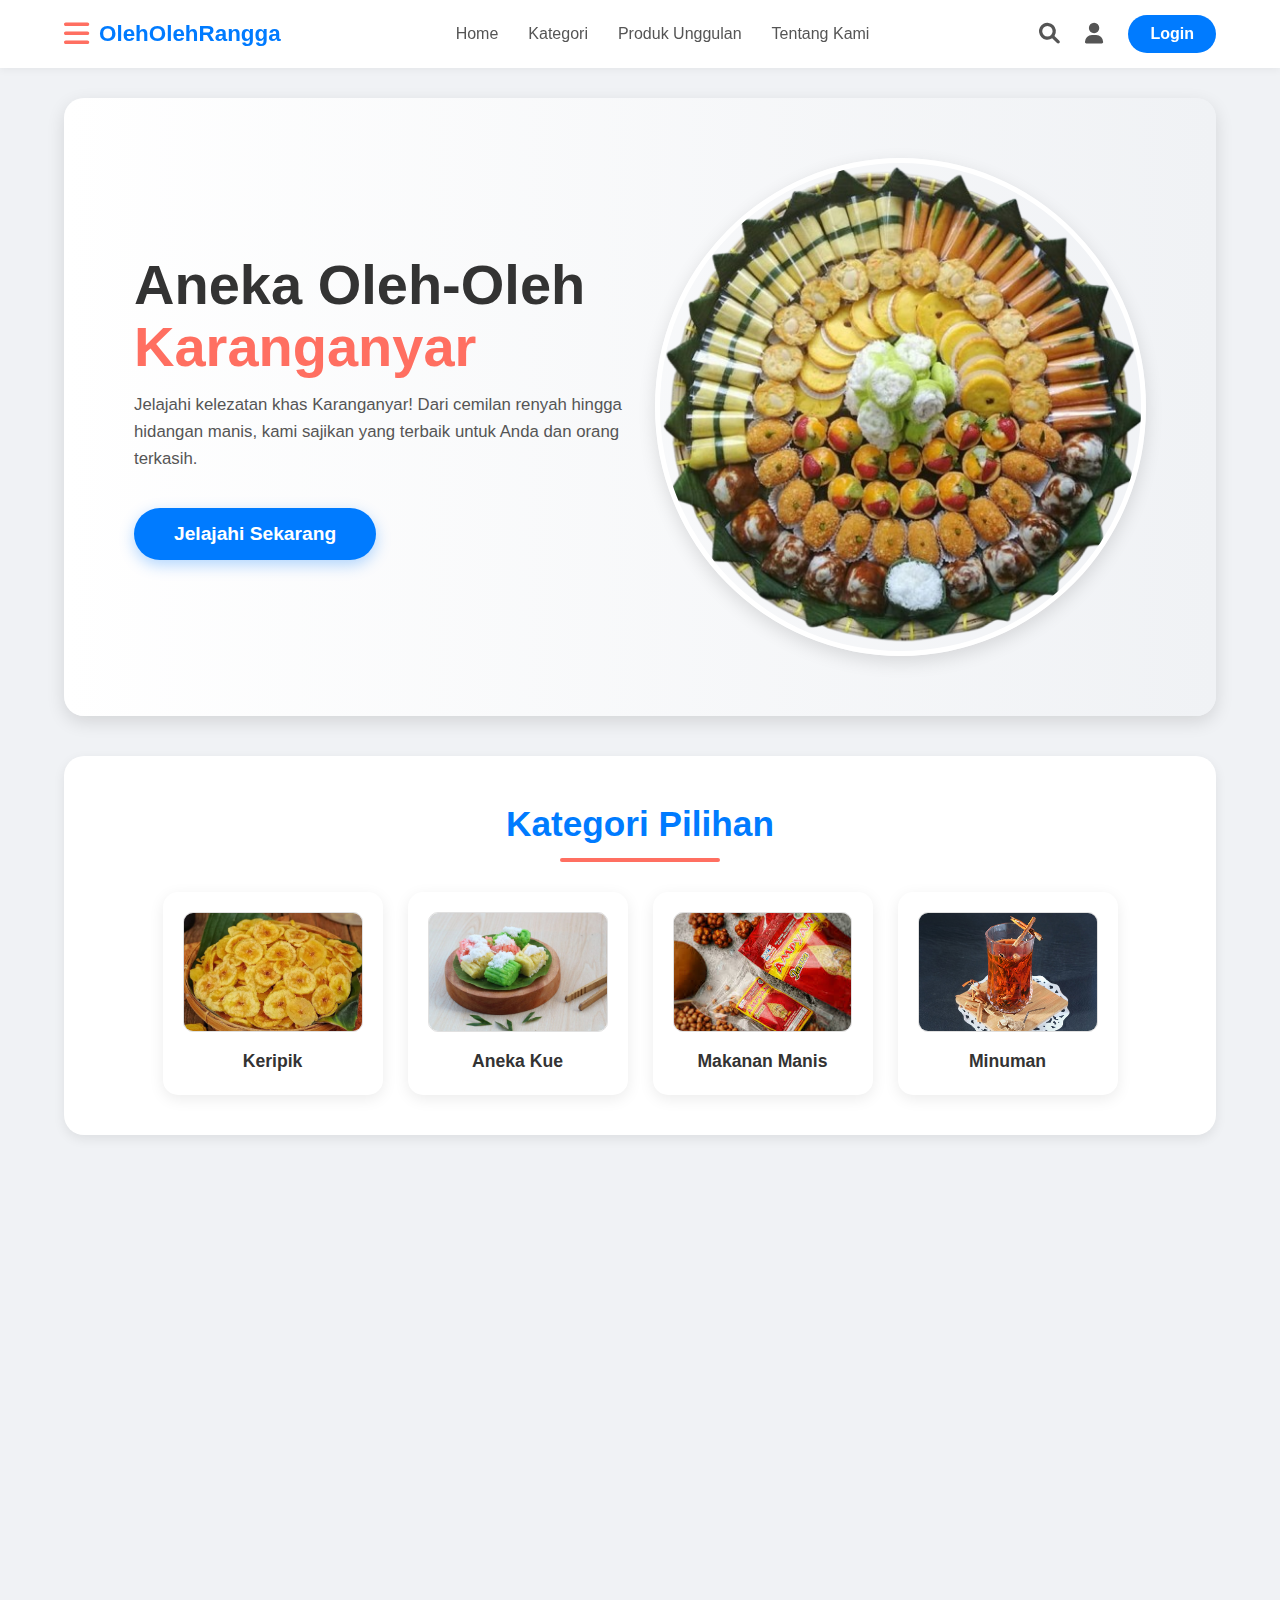
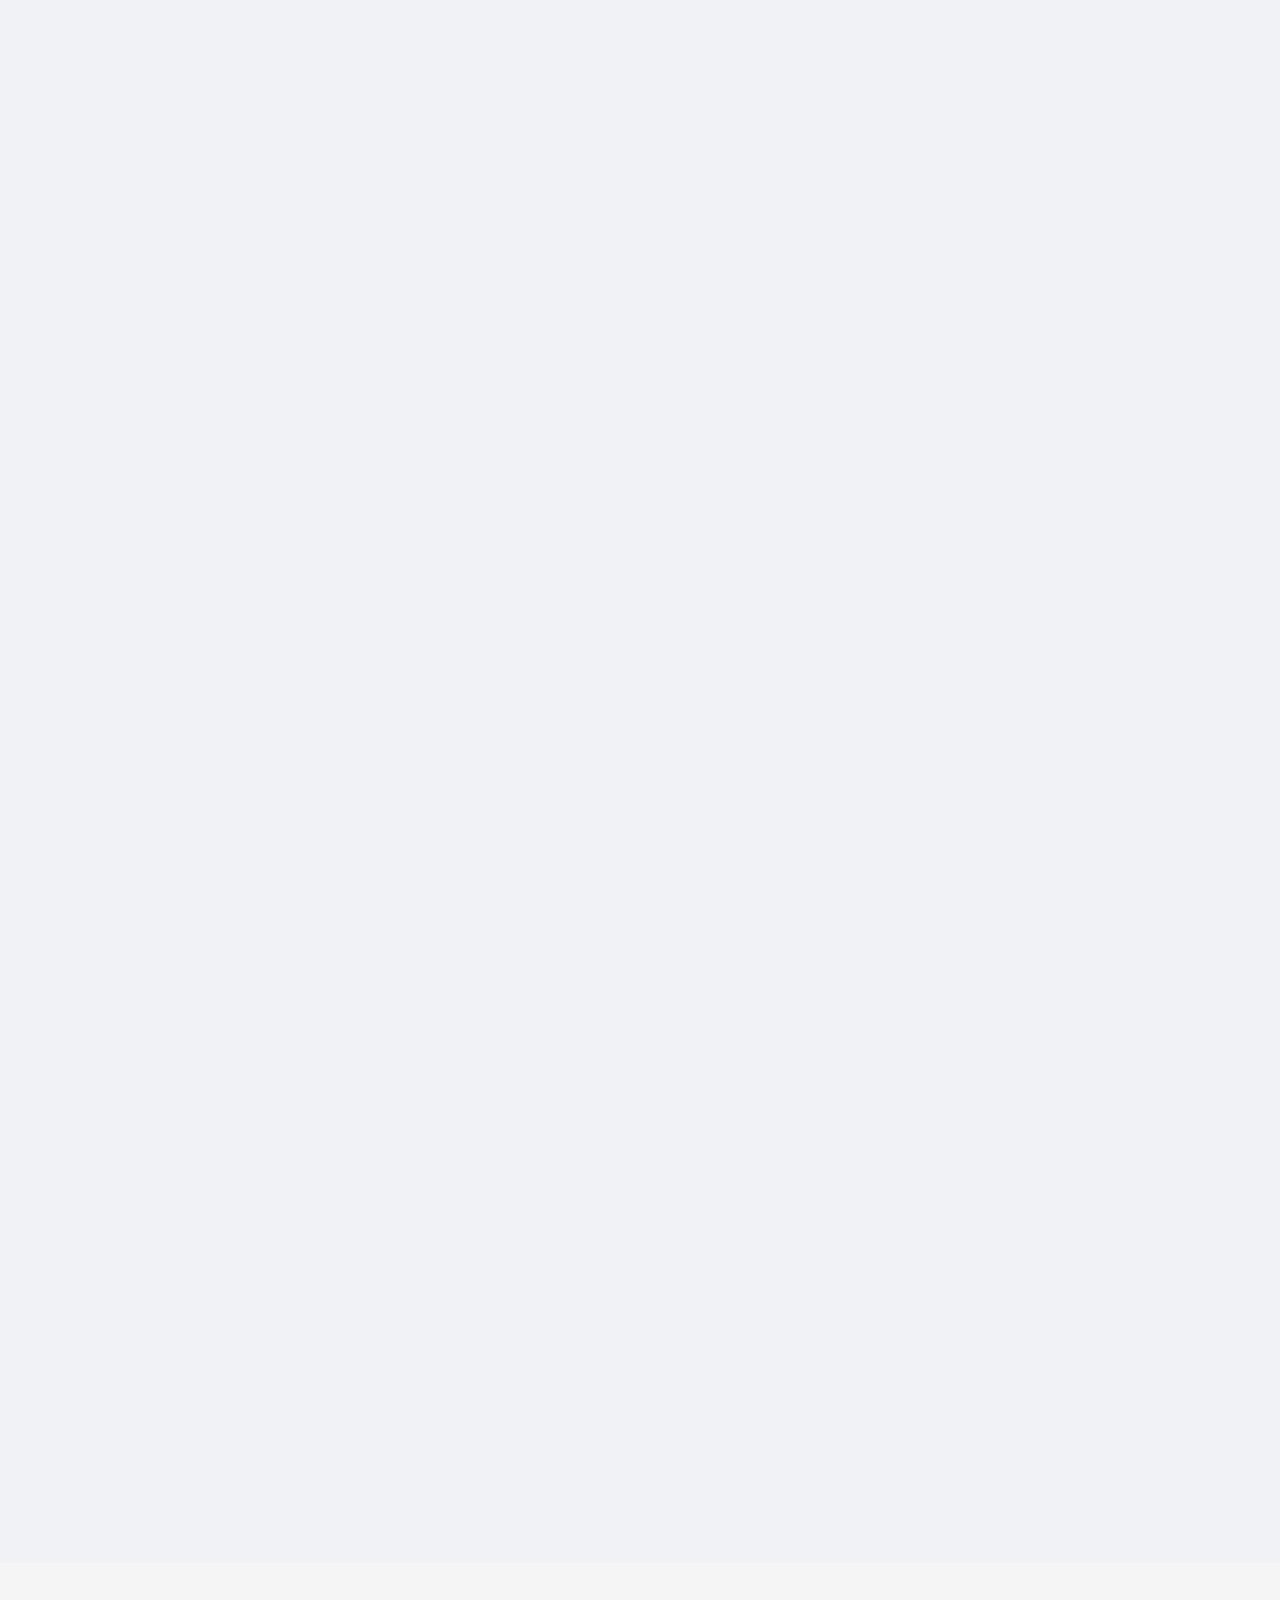
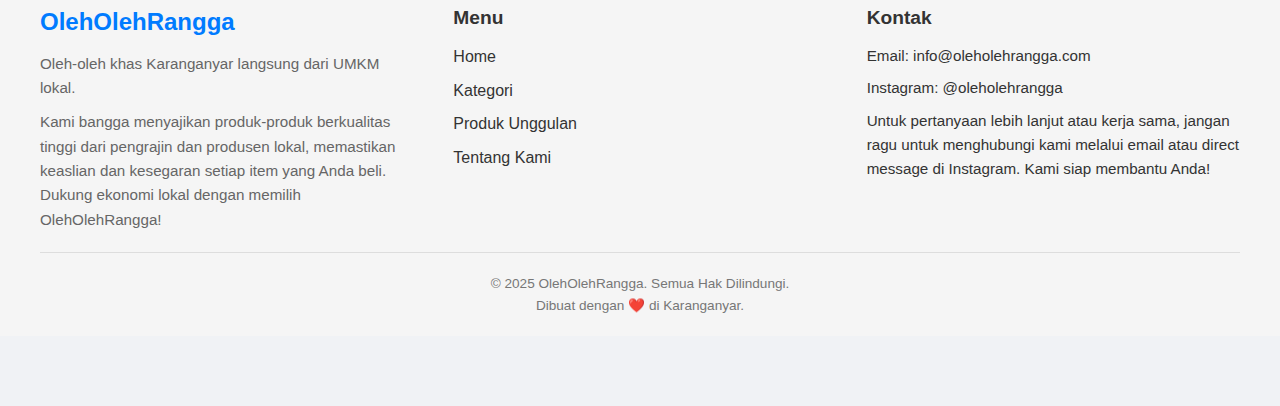
<file: index.html>
<!DOCTYPE html>
<html lang="en">
<head>
    <meta charset="UTF-8">
    <meta name="viewport" content="width=device-width, initial-scale=1.0">
    <title>OlehOlehRangga - Oleh-Oleh Khas Karanganyar</title>
    <link rel="stylesheet" href="style.css">
    <link rel="stylesheet" href="https://cdnjs.cloudflare.com/ajax/libs/font-awesome/6.0.0-beta3/css/all.min.css">
</head>
<body>
    <header class="header">
        <div class="logo">
            <i class="fas fa-bars"></i>
            <span>OlehOlehRangga</span>
        </div>
        <nav class="nav-links">
            <ul>
                <li><a href="#home-section">Home</a></li>
                <li><a href="#category-section">Kategori</a></li>
                <li><a href="#express-shipping-section">Produk Unggulan</a></li> <li><a href="#about-us-section">Tentang Kami</a></li>
            </ul>
        </nav>
        <div class="header-icons">
            <i class="fas fa-search" aria-label="Search"></i>
            <i class="fas fa-user" aria-label="User Profile"></i>
            <a href="login.html" class="login-btn-link">Login</a>
        </div>
    </header>

    <main>
        <section class="hero-section animate-on-scroll" id="home-section">
            <div class="hero-content">
                <h1>Aneka Oleh-Oleh <br><span>Karanganyar</span></h1>
                <p>Jelajahi kelezatan khas Karanganyar! Dari cemilan renyah hingga hidangan manis, kami sajikan yang terbaik untuk Anda dan orang terkasih.</p>
                <button class="beli-btn">Jelajahi Sekarang</button> </div>
            <div class="hero-image">
                <img src="tumpeng_kue_cateringfirdalimjaya-removebg-preview.png" alt="Assorted Indonesian snacks from Karanganyar">
            </div>
        </section>

        <section class="category-section animate-on-scroll" id="category-section">
            <h2>Kategori Pilihan</h2>
            <div class="category-cards">
                <div class="card">
                    <img src="kripikP.webp" alt="Keripik">
                    <h3>Keripik</h3>
                </div>
                <div class="card">
                    <img src="kue.jpg" alt="Aneka Kue">
                    <h3>Aneka Kue</h3>
                </div>
                <div class="card">
                    <img src="ampyang2.jpeg" alt="Makanan Manis">
                    <h3>Makanan Manis</h3>
                </div>
                <div class="card">
                    <img src="wedang.jpg" alt="Minuman">
                    <h3>Minuman</h3>
                </div>
            </div>
        </section>

        <section class="express-shipping-section animate-on-scroll" id="express-shipping-section">
            <div class="express-shipping-header">
                <h2>Produk Unggulan</h2>
                <a href="all_product.html" class="view-all">Lihat Semua Produk <i class="fas fa-arrow-right"></i></a>
            </div>
            <p class="shipping-desc" style="text-align:center; margin-bottom: 24px;">Dapatkan segera, layanan pengiriman di hari yang sama!</p>
            <div class="product-cards">
                <div class="product-card">
                    <a href="product_detail.html" aria-label="View Ubingo product details">
                        <img src="ubingo2.webp" alt="Ubingo, Bolen isi ubi ungu">
                    </a>
                    <h3>Ubingo</h3>
                    <p>Bolen isi ubi ungu yang lezat.</p>
                    <div class="price-info">
                        <span class="lowest-ask">Harga Mulai</span>
                        <span class="price">IDR 15.000</span> <span class="original-price">IDR 19.999</span>
                    </div>
                    <i class="far fa-heart heart-icon" aria-label="Add to wishlist"></i>
                </div>
                
                <div class="product-card">
                    <a href="product_detail.html" aria-label="View Jadah Tempe product details">
                        <img src="jadah2.webp" alt="Jadah Tempe">
                    </a>
                    <h3>Jadah Tempe</h3>
                    <p>Kombinasi klasik jadah dan tempe bacem.</p>
                    <div class="price-info">
                        <span class="lowest-ask">Harga Mulai</span>
                        <span class="price">IDR 13.500</span>
                        <span class="original-price">IDR 17.299</span>
                    </div>
                    <i class="far fa-heart heart-icon" aria-label="Add to wishlist"></i>
                </div>
                
                <div class="product-card">
                    <a href="product_detail.html" aria-label="View Gembiong Durian product details">
                        <img src="gemblong.jpg" alt="Gembiong Durian">
                    </a>
                    <h3>Gembiong Durian</h3>
                    <p>Sensasi manis gembiong dengan isian durian asli.</p>
                    <div class="price-info">
                        <span class="lowest-ask">Harga Mulai</span>
                        <span class="price">IDR 17.300</span>
                        <span class="original-price">IDR 20.890</span> </div>
                    <i class="far fa-heart heart-icon" aria-label="Add to wishlist"></i>
                </div>

                <div class="product-card">
                    <a href="product_detail.html" aria-label="View Jadah Tempe product details">
                        <img src="wedang.jpg" alt="Jadah Tempe">
                    </a>
                    <h3>Wedang Uwuh</h3>
                    <p>Minuman meenyehatkan dari rempah-rempah</p>
                    <div class="price-info">
                        <span class="lowest-ask">Harga Mulai</span>
                        <span class="price">IDR 15.000</span>
                        <span class="original-price">IDR 17.900</span>
                    </div>
                    <i class="far fa-heart heart-icon" aria-label="Add to wishlist"></i>
                </div>
            </div>
        </section>

        <section class="about-us-section animate-on-scroll" id="about-us-section">
            <div class="about-us-image">
                <img src="Balung-Kethek-Super-via-Tokopedia.jpg" alt="About OlehOlehRangga">
            </div>
            <div class="about-us-content">
                <h2>Tentang OlehOlehRangga</h2>
                <p><strong>OlehOlehRangga</strong> adalah destinasi utama Anda untuk menemukan aneka oleh-oleh khas Karanganyar. Kami berdedikasi untuk menyajikan produk-produk terbaik dari para produsen lokal, memastikan setiap sajian membawa cita rasa otentik dan cerita dari daerah kami.</p>
                <p>Dari keripik renyah, kue tradisional, hidangan manis yang menggugah selera, hingga minuman segar khas Karanganyar, kami hadir untuk melengkapi momen spesial Anda. Dengan layanan pengiriman ekspres, kelezatan ini bisa Anda nikmati di hari yang sama.</p>
                <p>Dukungan Anda tidak hanya membantu kami, tetapi juga memberdayakan komunitas produsen lokal. Mari bersama lestarikan kekayaan kuliner Karanganyar bersama OlehOlehRangga!</p>
            </div>
        </section>
    </main>

    <footer class="footer">
        <div class="footer-container">
            <div class="footer-logo">
                <h3>OlehOlehRangga</h3>
                <p>Oleh-oleh khas Karanganyar langsung dari UMKM lokal.</p>
                <p>Kami bangga menyajikan produk-produk berkualitas tinggi dari pengrajin dan produsen lokal, memastikan keaslian dan kesegaran setiap item yang Anda beli. Dukung ekonomi lokal dengan memilih OlehOlehRangga!</p>
            </div>
    
            <div class="footer-links">
                <h4>Menu</h4>
                <ul>
                    <li><a href="#home-section">Home</a></li>
                    <li><a href="#category-section">Kategori</a></li>
                    <li><a href="#express-shipping-section">Produk Unggulan</a></li>
                    <li><a href="#about-us-section">Tentang Kami</a></li>
                </ul>
            </div>
    
            <div class="footer-contact">
                <h4>Kontak</h4>
                <p>Email: info@oleholehrangga.com</p>
                <p>Instagram: @oleholehrangga</p>
                <p>Untuk pertanyaan lebih lanjut atau kerja sama, jangan ragu untuk menghubungi kami melalui email atau direct message di Instagram. Kami siap membantu Anda!</p>
            </div>
        </div>
    
        <div class="footer-bottom">
            <p>&copy; 2025 OlehOlehRangga. Semua Hak Dilindungi.</p>
            <p>Dibuat dengan ❤️ di Karanganyar.</p>
        </div>
    </footer>
    

    <script src="script.js"></script>
</body>
</html>
</file>
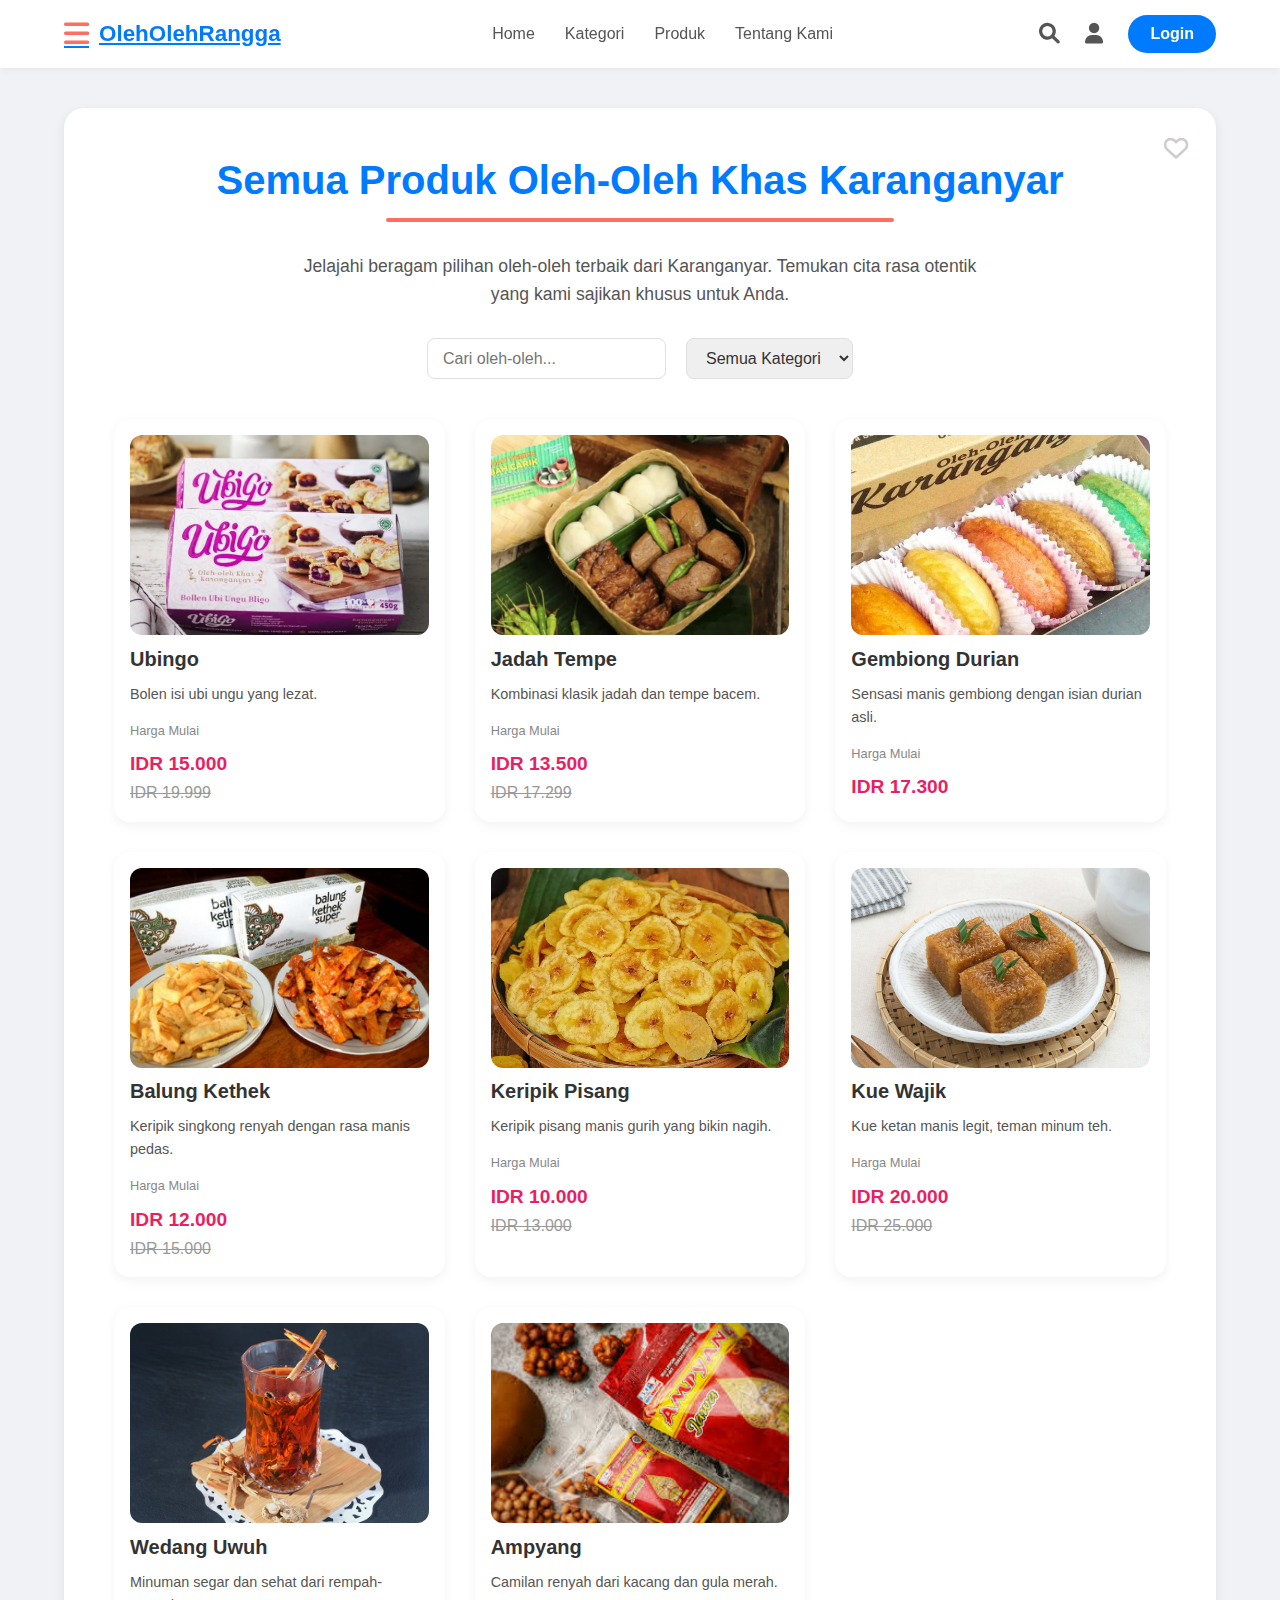
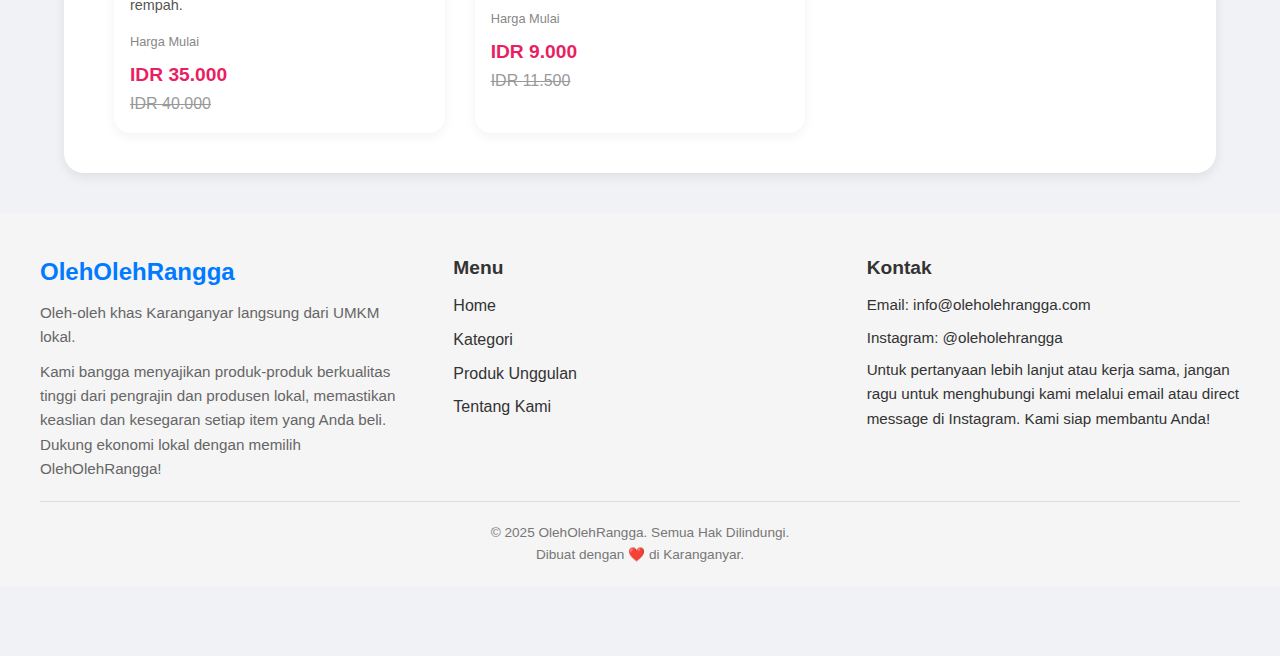
<file: all_product.html>
<!DOCTYPE html>
<html lang="id">
<head>
    <meta charset="UTF-8">
    <meta name="viewport" content="width=device-width, initial-scale=1.0">
    <title>Semua Produk - OlehOlehRangga</title>
    <link rel="stylesheet" href="style.css">
    <link rel="stylesheet" href="https://cdnjs.cloudflare.com/ajax/libs/font-awesome/6.0.0-beta3/css/all.min.css">
</head>
<body>
    <header class="header">
        <a href="index.html" class="logo">
            <i class="fas fa-bars"></i>
            <span>OlehOlehRangga</span>
        </a>
        <nav class="nav-links">
            <ul>
                <li><a href="index.html#home-section">Home</a></li>
                <li><a href="index.html#category-section">Kategori</a></li>
                <li><a href="#all-products-section">Produk</a></li>
                <li><a href="index.html#about-us-section">Tentang Kami</a></li>
            </ul>
        </nav>
        <div class="header-icons">
            <i class="fas fa-search" aria-label="Search"></i>
            <i class="fas fa-user" aria-label="User Profile"></i>
            <a href="login.html" class="login-btn-link">Login</a>
        </div>
    </header>

    <main>
        <section id="all-products-section" class="all-products-section animate-on-scroll">
            <div class="all-products-header">
                <h2>Semua Produk Oleh-Oleh Khas Karanganyar</h2>
                <p>Jelajahi beragam pilihan oleh-oleh terbaik dari Karanganyar. Temukan cita rasa otentik yang kami sajikan khusus untuk Anda.</p>
                <div class="filter-controls">
                    <input type="text" id="searchInput" placeholder="Cari oleh-oleh...">
                    <select id="categoryFilter">
                        <option value="all">Semua Kategori</option>
                        <option value="keripik">Keripik</option>
                        <option value="aneka-kue">Aneka Kue</option>
                        <option value="makanan-manis">Makanan Manis</option>
                        <option value="minuman">Minuman</option>
                    </select>
                </div>
            </div>

            <div class="product-grid" id="productGrid">
                <div class="product-card" data-category="makanan-manis">
                    <a href="product_detail.html" aria-label="View Ubingo product details">
                        <img src="ubingo2.webp" alt="Ubingo, Bolen isi ubi ungu">
                    </a>
                    <h3>Ubingo</h3>
                    <p>Bolen isi ubi ungu yang lezat.</p>
                    <div class="price-info">
                        <span class="lowest-ask">Harga Mulai</span>
                        <span class="price">IDR 15.000</span>
                        <span class="original-price">IDR 19.999</span>
                    </div>
                    <i class="far fa-heart heart-icon" aria-label="Add to wishlist"></i>
                </div>

                <div class="product-card" data-category="aneka-kue">
                    <a href="product_detail.html" aria-label="View Jadah Tempe product details">
                        <img src="jadah2.webp" alt="Jadah Tempe">
                    </a>
                    <h3>Jadah Tempe</h3>
                    <p>Kombinasi klasik jadah dan tempe bacem.</p>
                    <div class="price-info">
                        <span class="lowest-ask">Harga Mulai</span>
                        <span class="price">IDR 13.500</span>
                        <span class="original-price">IDR 17.299</span>
                    </div>
                    <i class="far fa-heart heart-icon" aria-label="Add to wishlist"></i>
                </div>

                <div class="product-card" data-category="makanan-manis">
                    <a href="product_detail.html" aria-label="View Gembiong Durian product details">
                        <img src="gemblong.jpg" alt="Gembiong Durian">
                    </a>
                    <h3>Gembiong Durian</h3>
                    <p>Sensasi manis gembiong dengan isian durian asli.</p>
                    <div class="price-info">
                        <span class="lowest-ask">Harga Mulai</span>
                        <span class="price">IDR 17.300</span>
                        <span class="original-price"></span>
                    </div>
                    <i class="far fa-heart heart-icon" aria-label="Add to wishlist"></i>
                </div>

                <div class="product-card" data-category="keripik">
                    <a href="product_detail.html" aria-label="View Balung Kethek product details">
                        <img src="Balung-Kethek-Super-via-Tokopedia.jpg" alt="Balung Kethek">
                    </a>
                    <h3>Balung Kethek</h3>
                    <p>Keripik singkong renyah dengan rasa manis pedas.</p>
                    <div class="price-info">
                        <span class="lowest-ask">Harga Mulai</span>
                        <span class="price">IDR 12.000</span>
                        <span class="original-price">IDR 15.000</span>
                    </div>
                    <i class="far fa-heart heart-icon" aria-label="Add to wishlist"></i>
                </div>

                <div class="product-card" data-category="keripik">
                    <a href="product_detail.html" aria-label="View Keripik Pisang product details">
                        <img src="kripikP.webp" alt="Keripik Pisang">
                    </a>
                    <h3>Keripik Pisang</h3>
                    <p>Keripik pisang manis gurih yang bikin nagih.</p>
                    <div class="price-info">
                        <span class="lowest-ask">Harga Mulai</span>
                        <span class="price">IDR 10.000</span>
                        <span class="original-price">IDR 13.000</span>
                    </div>
                    <i class="far fa-heart heart-icon" aria-label="Add to wishlist"></i>
                </div>

                <div class="product-card" data-category="aneka-kue">
                    <a href="product_detail.html" aria-label="View Kue Wajik product details">
                        <img src="wajik.jpg" alt="Kue Wajik">
                    </a>
                    <h3>Kue Wajik</h3>
                    <p>Kue ketan manis legit, teman minum teh.</p>
                    <div class="price-info">
                        <span class="lowest-ask">Harga Mulai</span>
                        <span class="price">IDR 20.000</span>
                        <span class="original-price">IDR 25.000</span>
                    </div>
                    <i class="far fa-heart heart-icon" aria-label="Add to wishlist"></i>
                </div>

                <div class="product-card" data-category="minuman">
                    <a href="product_detail.html" aria-label="View Sirup Rosella product details">
                        <img src="wedang.jpg" alt="Sirup Rosella">
                    </a>
                    <h3>Wedang Uwuh</h3>
                    <p>Minuman segar dan sehat dari rempah-rempah.</p>
                    <div class="price-info">
                        <span class="lowest-ask">Harga Mulai</span>
                        <span class="price">IDR 35.000</span>
                        <span class="original-price">IDR 40.000</span>
                    </div>
                    <i class="far fa-heart heart-icon" aria-label="Add to wishlist"></i>
                </div>

                <div class="product-card" data-category="keripik">
                    <a href="product_detail.html" aria-label="View Ampyang product details">
                        <img src="ampyang2.jpeg" alt="Ampyang">
                    </a>
                    <h3>Ampyang</h3>
                    <p>Camilan renyah dari kacang dan gula merah.</p>
                    <div class="price-info">
                        <span class="lowest-ask">Harga Mulai</span>
                        <span class="price">IDR 9.000</span>
                        <span class="original-price">IDR 11.500</span>
                    </div>
                    <i class="far fa-heart heart-icon" aria-label="Add to wishlist"></i>
                </div>

            </div>
        </section>
    </main>

    <footer class="footer">
        <div class="footer-container">
            <div class="footer-logo">
                <h3>OlehOlehRangga</h3>
                <p>Oleh-oleh khas Karanganyar langsung dari UMKM lokal.</p>
                <p>Kami bangga menyajikan produk-produk berkualitas tinggi dari pengrajin dan produsen lokal, memastikan keaslian dan kesegaran setiap item yang Anda beli. Dukung ekonomi lokal dengan memilih OlehOlehRangga!</p>
            </div>
    
            <div class="footer-links">
                <h4>Menu</h4>
                <ul>
                    <li><a href="#home-section">Home</a></li>
                    <li><a href="#category-section">Kategori</a></li>
                    <li><a href="#express-shipping-section">Produk Unggulan</a></li>
                    <li><a href="#about-us-section">Tentang Kami</a></li>
                </ul>
            </div>
    
            <div class="footer-contact">
                <h4>Kontak</h4>
                <p>Email: info@oleholehrangga.com</p>
                <p>Instagram: @oleholehrangga</p>
                <p>Untuk pertanyaan lebih lanjut atau kerja sama, jangan ragu untuk menghubungi kami melalui email atau direct message di Instagram. Kami siap membantu Anda!</p>
            </div>
        </div>
    
        <div class="footer-bottom">
            <p>&copy; 2025 OlehOlehRangga. Semua Hak Dilindungi.</p>
            <p>Dibuat dengan ❤️ di Karanganyar.</p>
        </div>
    </footer>

    <script src="script.js"></script>
</body>
</html>
</file>
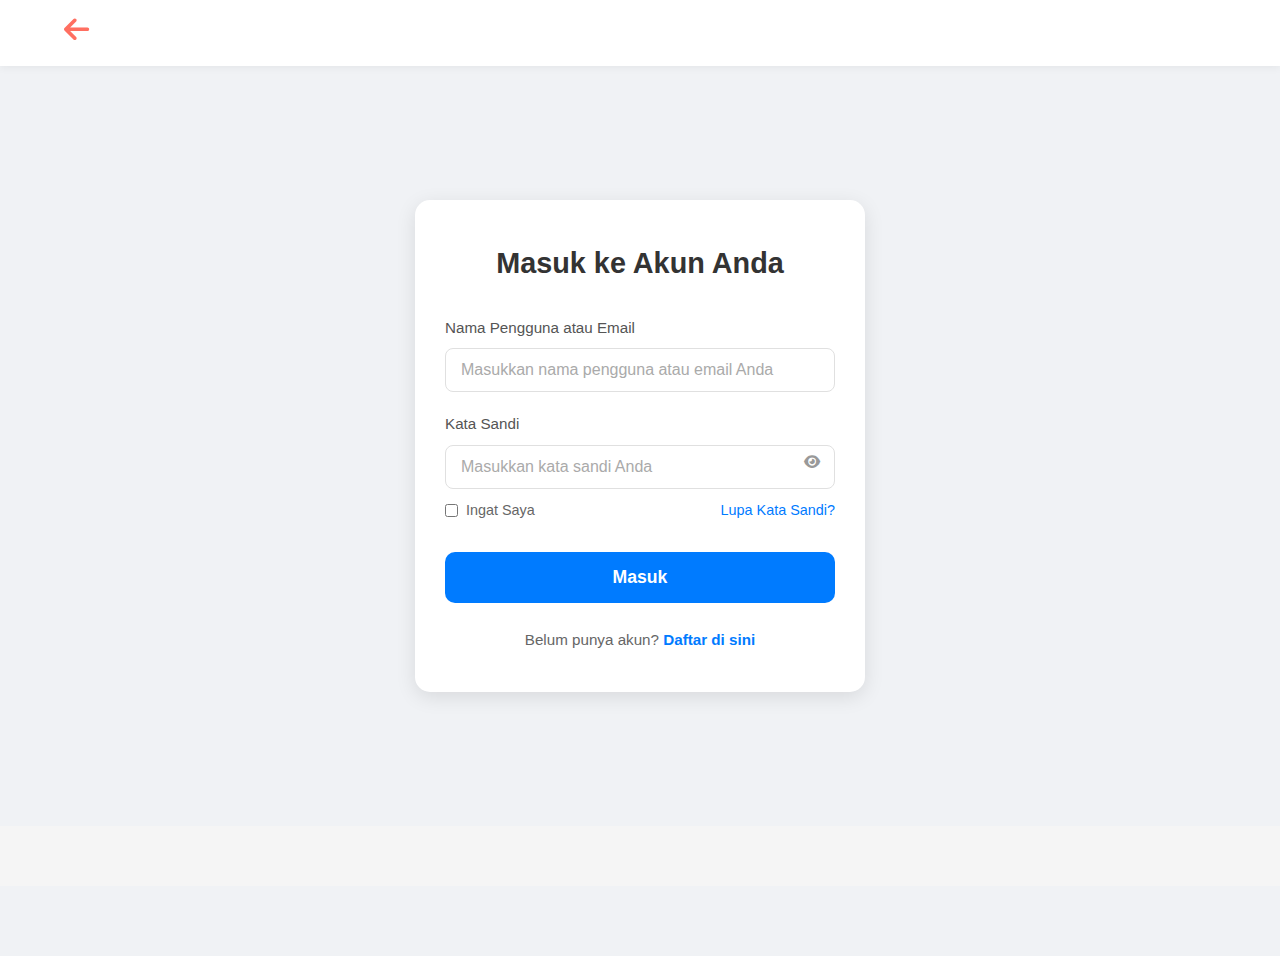
<file: login.html>
<!DOCTYPE html>
<html lang="id">
  <head>
    <meta charset="UTF-8" />
    <meta name="viewport" content="width=device-width, initial-scale=1.0" />
    <title>Masuk - OlehOlehRangga</title>
    <link rel="stylesheet" href="style.css" />
    <link rel="stylesheet" href="styleLogin.css" />
    <link rel="stylesheet" href="https://cdnjs.cloudflare.com/ajax/libs/font-awesome/6.0.0-beta3/css/all.min.css" />
  </head>
  <body>
    <header class="header">
      <div class="logo">
        <a href="index.html">
          <i class="fa-solid fa-arrow-left"></i>
        </a>
      </div>
    </header>

    <main class="auth-page-main">
      <div class="auth-container">
        <div class="auth-card">
          <h2>Masuk ke Akun Anda</h2>
          <form class="auth-form" id="loginForm">
            <div class="form-group">
              <label for="username_login">Nama Pengguna atau Email</label>
              <input type="text" id="username_login" placeholder="Masukkan nama pengguna atau email Anda" required />
            </div>
            <div class="form-group password-group">
              <label for="password_login">Kata Sandi</label>
              <input type="password" id="password_login" placeholder="Masukkan kata sandi Anda" required />
              <i class="fas fa-eye password-toggle" id="togglePassword"></i>
            </div>
            <div class="form-options">
              <div class="remember-me">
                <input type="checkbox" id="remember_me" />
                <label for="remember_me">Ingat Saya</label>
              </div>
              <a href="#" class="forgot-password">Lupa Kata Sandi?</a>
            </div>
            <button type="submit" class="auth-submit-btn" id="loginSubmitBtn">Masuk</button>
          </form>
          <p class="auth-switch-link">Belum punya akun? <a href="register.html">Daftar di sini</a></p>
        </div>
      </div>
    </main>

    <footer class="footer"></footer>

    <script src="scriptLogin.js"></script>
  </body>
</html>
</file>
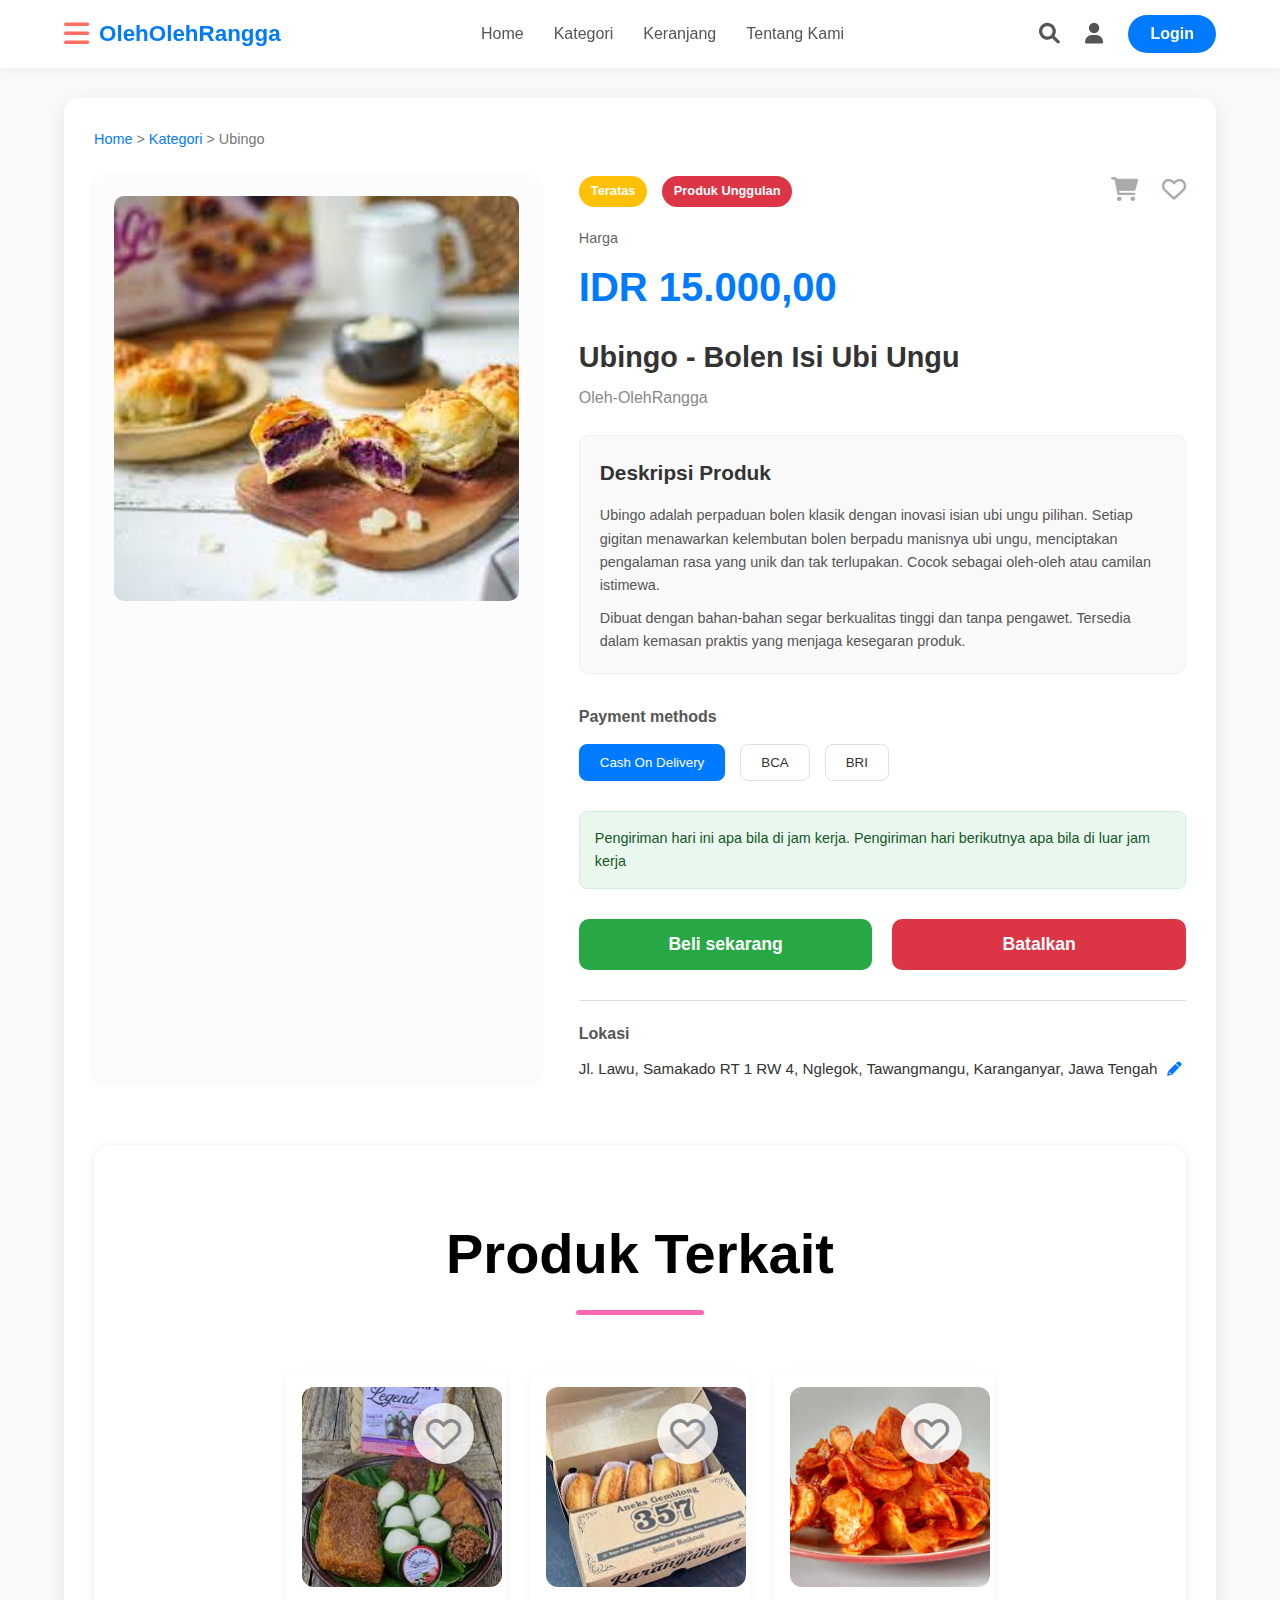
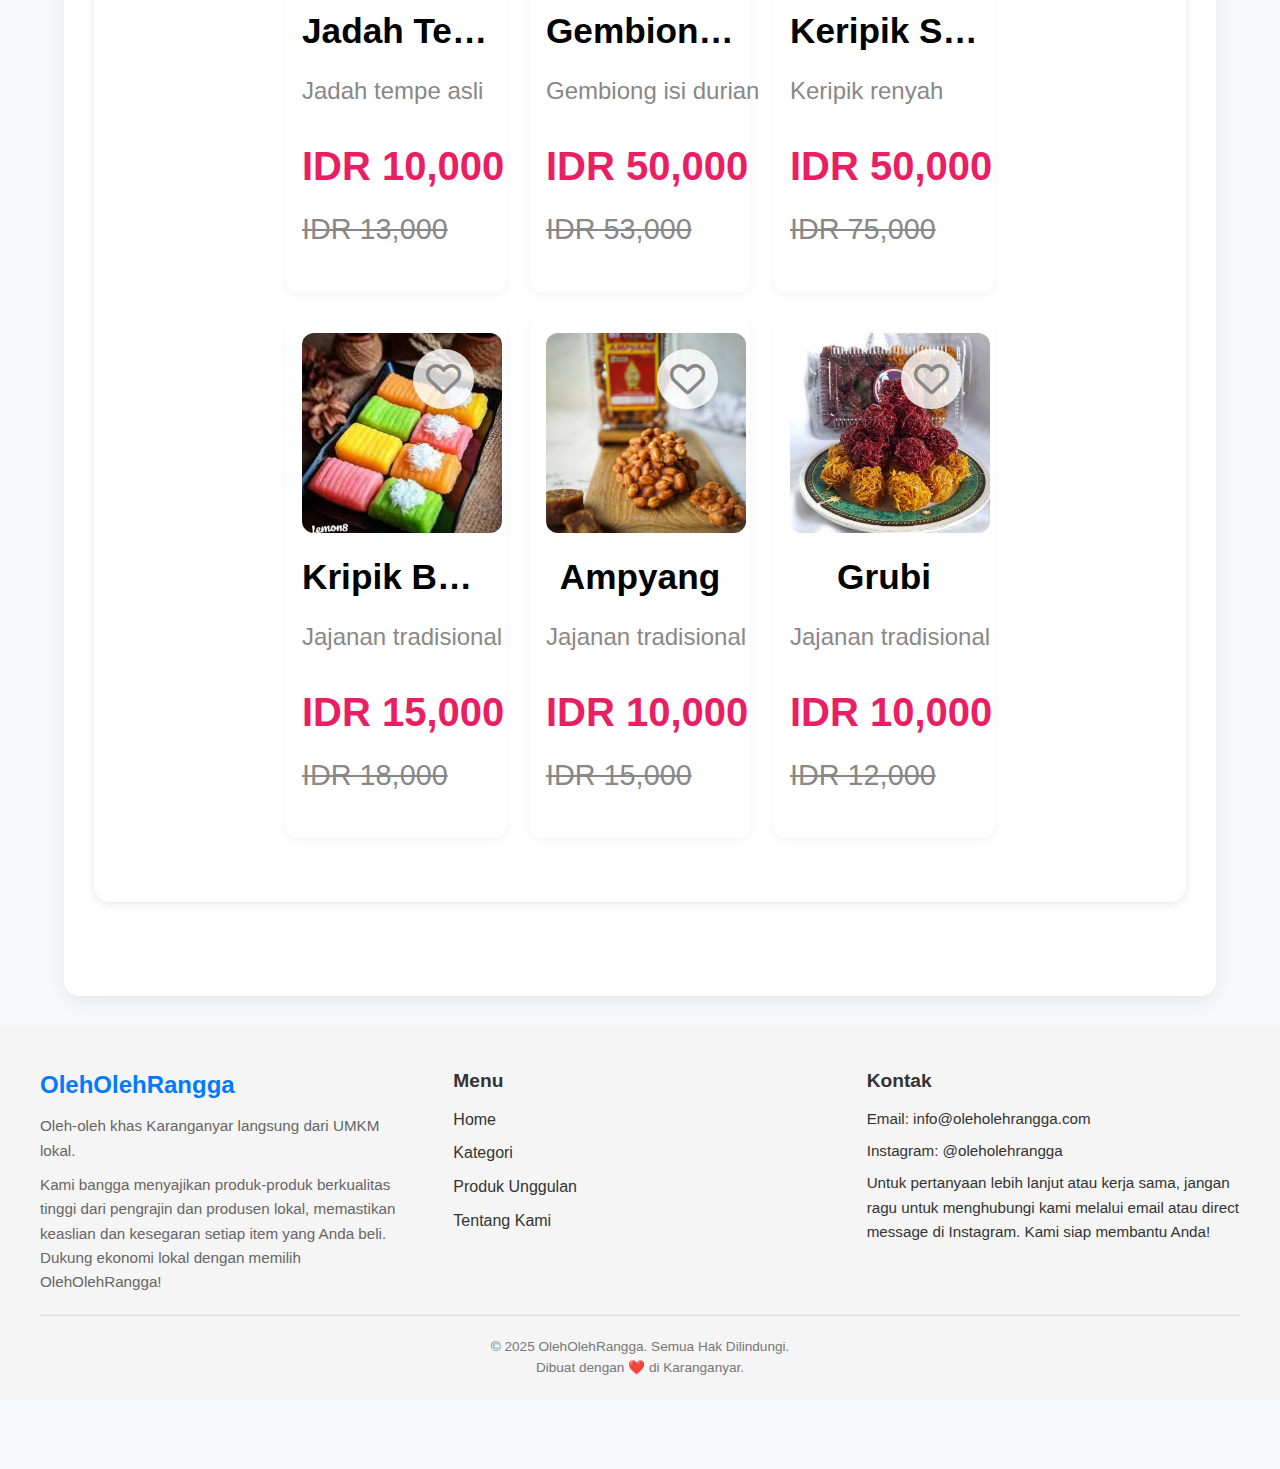
<file: product_detail.html>
<!DOCTYPE html>
<html lang="en">
<head>
    <meta charset="UTF-8">
    <meta name="viewport" content="width=device-width, initial-scale=1.0">
    <title>Detail Produk - OlehOlehRangga</title>
    <link rel="stylesheet" href="style.css"> <link rel="stylesheet" href="style_detail.css"> <link rel="stylesheet" href="https://cdnjs.cloudflare.com/ajax/libs/font-awesome/6.0.0-beta3/css/all.min.css">
</head>
<body>
    <header class="header">
        <div class="logo">
            <i class="fas fa-bars"></i>
            <span>OlehOlehRangga</span>
        </div>
        <nav class="nav-links">
            <ul>
                <li><a href="index.html#home-section">Home</a></li>
                <li><a href="index.html#category-section">Kategori</a></li>
                <li><a href="index.html#express-shipping-section">Keranjang</a></li>
                <li><a href="index.html#about-us-section">Tentang Kami</a></li>
            </ul>
        </nav>
        <div class="header-icons">
            <i class="fas fa-search"></i>
            <i class="fas fa-user"></i>
            <a href="login.html" class="login-btn-link">Login</a>
        </div>
    </header>

    <main class="product-detail-main">
        <div class="product-detail-container">
            <div class="breadcrumbs">
                <a href="index.html">Home</a> > <a href="index.html#category-section">Kategori</a> > Ubingo
            </div>

            <div class="product-content-wrapper">
                <div class="product-image-gallery">
                    <div class="product-image-main">
                        <img src="ubingo.jpeg" alt="Ubingo">
                        </div>
                    <div class="product-thumbnails">
                        </div>
                </div>

                <div class="product-info-panel">
                    <div class="product-header-info">
                        <div class="product-tags">
                            <span class="tag top-picks">Teratas</span>
                            <span class="tag hot-products">Produk Unggulan</span>
                        </div>
                        <div class="product-actions-top">
                            <i class="fas fa-shopping-cart cart-icon"></i>
                            <i class="far fa-heart heart-icon-detail"></i>
                        </div>
                    </div>

                    <p class="lowest-ask-label">Harga</p>
                    <h1 class="product-main-price">IDR 15.000,00</h1>

                    <h2 class="product-title">Ubingo - Bolen Isi Ubi Ungu</h2>
                    <p class="product-brand">Oleh-OlehRangga</p>

                    

                    <div class="product-description-box">
                        <h3>Deskripsi Produk</h3>
                        <p>Ubingo adalah perpaduan bolen klasik dengan inovasi isian ubi ungu pilihan. Setiap gigitan menawarkan kelembutan bolen berpadu manisnya ubi ungu, menciptakan pengalaman rasa yang unik dan tak terlupakan. Cocok sebagai oleh-oleh atau camilan istimewa.</p>
                        <p>Dibuat dengan bahan-bahan segar berkualitas tinggi dan tanpa pengawet. Tersedia dalam kemasan praktis yang menjaga kesegaran produk.</p>
                    </div>

                    <div class="payment-methods-section">
                        <h4>Payment methods</h4>
                        <div class="payment-buttons">
                            <button class="payment-btn active">Cash On Delivery</button>
                            <button class="payment-btn">BCA</button>
                            <button class="payment-btn">BRI</button>
                        </div>
                    </div>

                    <div class="shipping-info-box">
                        <p>Pengiriman hari ini apa bila di jam kerja. Pengiriman hari berikutnya apa bila di luar jam kerja</p>
                    </div>

                    <div class="product-buy-cancel-buttons">
                        <button class="buy-now-btn">Beli sekarang</button>
                        <button class="cancel-btn">Batalkan</button>
                    </div>

                    <div class="product-location">
                        <h4>Lokasi</h4>
                        <p>Jl. Lawu, Samakado RT 1 RW 4, Nglegok, Tawangmangu, Karanganyar, Jawa Tengah <i class="fas fa-pencil-alt edit-icon"></i></p>
                    </div>
                </div>
            </div>

            <section class="related-products-section">
                <h2>Produk Terkait</h2>
                <div class="related-product-cards product-cards">
                    <div class="product-card">
                        <a href="product_detail.html">
                            <img src="jadah tempe.jpeg" alt="Produk Terkait 1">
                        </a>
                        <h3>Jadah Tempe</h3>
                        <p>Jadah tempe asli</p>
                        <span class="price">IDR 10,000</span>
                        <span class="original-price">IDR 13,000</span>
                        <i class="far fa-heart heart-icon"></i>
                    </div>
                    <div class="product-card">
                        <a href="product_detail.html">
                            <img src="gemblong duren.jpeg" alt="Produk Terkait 2">
                        </a>
                        <h3>Gembiong Durian</h3>
                        <p>Gembiong isi durian</p>
                        <span class="price">IDR 50,000</span>
                        <span class="original-price">IDR 53,000</span>
                        <i class="far fa-heart heart-icon"></i>
                    </div>
                    <div class="product-card">
                        <a href="product_detail.html">
                            <img src="kripik.jpeg" alt="Produk Terkait 3">
                        </a>
                        <h3>Keripik Singkong</h3>
                        <p>Keripik renyah</p>
                        <span class="price">IDR 50,000</span>
                        <span class="original-price">IDR 75,000</span>
                        <i class="far fa-heart heart-icon"></i>
                    </div>
                    <div class="product-card">
                        <a href="product_detail.html">
                            <img src="gethuk.jpeg" alt="Produk Terkait 4">
                        </a>
                        <h3>Kripik Balung Khetek</h3>
                        <p>Jajanan tradisional</p>
                        <span class="price">IDR 15,000</span>
                        <span class="original-price">IDR 18,000</span>
                        <i class="far fa-heart heart-icon"></i>
                    </div>
                    <div class="product-card">
                        <a href="product_detail.html">
                            <img src="ampyang.jpg" alt="Produk Terkait 4">
                        </a>
                        <h3>Ampyang</h3>
                        <p>Jajanan tradisional</p>
                        <span class="price">IDR 10,000</span>
                        <span class="original-price">IDR 15,000</span>
                        <i class="far fa-heart heart-icon"></i>
                    </div>
                    <div class="product-card">
                        <a href="product_detail.html">
                            <img src="grubi.jpg" alt="Produk Terkait 4">
                        </a>
                        <h3>Grubi</h3>
                        <p>Jajanan tradisional</p>
                        <span class="price">IDR 10,000</span>
                        <span class="original-price">IDR 12,000</span>
                        <i class="far fa-heart heart-icon"></i>
                    </div>
                </div>
            </section>
        </div>
    </main>

    <footer class="footer">
        <div class="footer-container">
            <div class="footer-logo">
                <h3>OlehOlehRangga</h3>
                <p>Oleh-oleh khas Karanganyar langsung dari UMKM lokal.</p>
                <p>Kami bangga menyajikan produk-produk berkualitas tinggi dari pengrajin dan produsen lokal, memastikan keaslian dan kesegaran setiap item yang Anda beli. Dukung ekonomi lokal dengan memilih OlehOlehRangga!</p>
            </div>
    
            <div class="footer-links">
                <h4>Menu</h4>
                <ul>
                    <li><a href="#home-section">Home</a></li>
                    <li><a href="#category-section">Kategori</a></li>
                    <li><a href="#express-shipping-section">Produk Unggulan</a></li>
                    <li><a href="#about-us-section">Tentang Kami</a></li>
                </ul>
            </div>
    
            <div class="footer-contact">
                <h4>Kontak</h4>
                <p>Email: info@oleholehrangga.com</p>
                <p>Instagram: @oleholehrangga</p>
                <p>Untuk pertanyaan lebih lanjut atau kerja sama, jangan ragu untuk menghubungi kami melalui email atau direct message di Instagram. Kami siap membantu Anda!</p>
            </div>
        </div>
    
        <div class="footer-bottom">
            <p>&copy; 2025 OlehOlehRangga. Semua Hak Dilindungi.</p>
            <p>Dibuat dengan ❤️ di Karanganyar.</p>
        </div>
    </footer>
    <script src="script.js"></script>
</body>
</html>
</file>
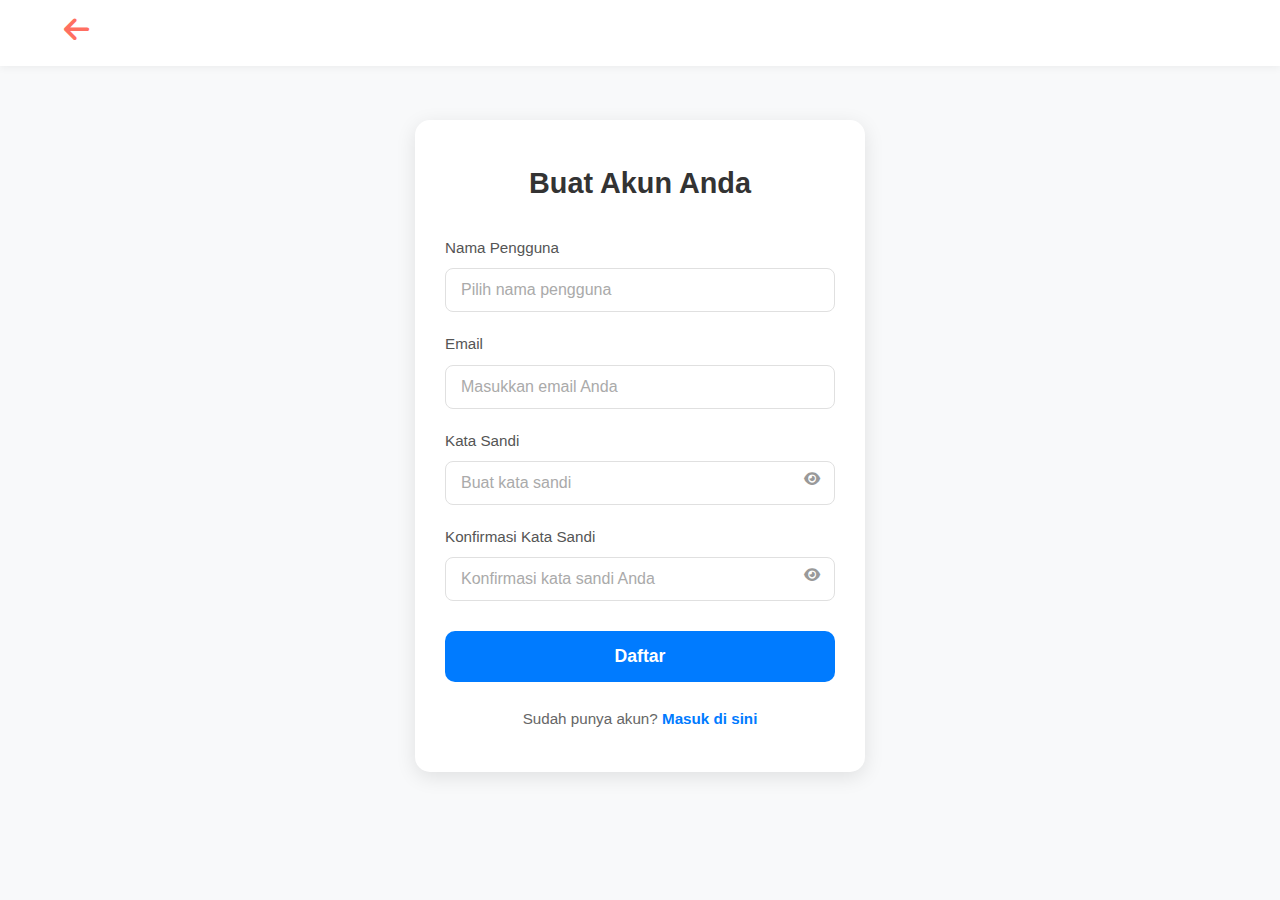
<file: register.html>
<!DOCTYPE html>
<html lang="id">
  <head>
    <meta charset="UTF-8" />
    <meta name="viewport" content="width=device-width, initial-scale=1.0" />
    <title>Daftar - OlehOlehRangga</title>
    <link rel="stylesheet" href="style.css" />
    <link rel="stylesheet" href="stylereg.css" />
    <link rel="stylesheet" href="https://cdnjs.cloudflare.com/ajax/libs/font-awesome/6.0.0-beta3/css/all.min.css" />
  </head>
  <body>
    <header class="header">
      <div class="logo">
        <a href="login.html">
          <i class="fa-solid fa-arrow-left"></i>
        </a>
      </div>
    </header>

    <main class="auth-page-main">
      <div class="auth-container">
        <div class="auth-card">
          <h2>Buat Akun Anda</h2>
          <form class="auth-form" id="registerForm">
            <div class="form-group">
              <label for="username_register">Nama Pengguna</label>
              <input type="text" id="username_register" placeholder="Pilih nama pengguna" required />
            </div>
            <div class="form-group">
              <label for="email_register">Email</label>
              <input type="email" id="email_register" placeholder="Masukkan email Anda" required />
            </div>
            <div class="form-group password-group">
              <label for="password_register">Kata Sandi</label>
              <input type="password" id="password_register" placeholder="Buat kata sandi" required />
              <i class="fas fa-eye password-toggle" id="togglePasswordRegister"></i>
            </div>
            <div class="form-group password-group">
              <label for="confirm_password_register">Konfirmasi Kata Sandi</label>
              <input type="password" id="confirm_password_register" placeholder="Konfirmasi kata sandi Anda" required />
              <i class="fas fa-eye password-toggle" id="toggleConfirmPasswordRegister"></i>
            </div>
            <button type="submit" class="auth-submit-btn" id="registerSubmitBtn">Daftar</button>
          </form>
          <p class="auth-switch-link">Sudah punya akun? <a href="login.html">Masuk di sini</a></p>
        </div>
      </div>
    </main>

    <script>
      document.getElementById("registerForm").addEventListener("submit", function (e) {
        e.preventDefault();

        const password = document.getElementById("password_register").value;
        const confirmPassword = document.getElementById("confirm_password_register").value;

        if (password !== confirmPassword) {
          alert("Kata sandi dan konfirmasi kata sandi tidak cocok!");
          return;
        }

        alert("Registrasi berhasil!");

        window.location.href = "login.html";
      });

      document.addEventListener('DOMContentLoaded', function() {
          const togglePasswordRegister = document.getElementById('togglePasswordRegister');
          const passwordRegister = document.getElementById('password_register');
          if (togglePasswordRegister && passwordRegister) {
              togglePasswordRegister.addEventListener('click', function() {
                  const type = passwordRegister.getAttribute('type') === 'password' ? 'text' : 'password';
                  passwordRegister.setAttribute('type', type);
                  this.classList.toggle('fa-eye');
                  this.classList.toggle('fa-eye-slash');
              });
          }

          const toggleConfirmPasswordRegister = document.getElementById('toggleConfirmPasswordRegister');
          const confirmPasswordRegister = document.getElementById('confirm_password_register');
          if (toggleConfirmPasswordRegister && confirmPasswordRegister) {
              toggleConfirmPasswordRegister.addEventListener('click', function() {
                  const type = confirmPasswordRegister.getAttribute('type') === 'password' ? 'text' : 'password';
                  confirmPasswordRegister.setAttribute('type', type);
                  this.classList.toggle('fa-eye');
                  this.classList.toggle('fa-eye-slash');
              });
          }
      });
    </script>

    <script src="script.js"></script>
  </body>
</html>
</file>
<file: style.css>
/* Footer horizontal layout */
.footer-container {
    display: flex;
    flex-direction: row;
    justify-content: space-between;
    align-items: flex-start;
    gap: 40px;
}
.footer-logo, .footer-links, .footer-contact {
    flex: 1 1 0;
}
/* Agar harga dan judul produk tidak terpotong di kartu */
.product-card .price,
.product-card h3 {
    white-space: normal;
    overflow: visible;
    text-overflow: unset;
    word-break: break-word;
}
.product-card {
    min-width: 220px;
    max-width: 250px;
    width: auto;
    display: flex;
    flex-direction: column;
    align-items: flex-start;
}
/* Membuat harga produk pada kartu lebih terlihat */
.price {
    color: #e91e63 !important; /* pink terang, bisa diganti sesuai selera */
    font-size: 1.2em;
    font-weight: bold;
    display: block;
    margin-top: 8px;
}
@import url('https://fonts.googleapis.com/css2?family=Poppins:wght@300;400;500;600;700;800&display=swap');

/* --- Global Styles & Variables --- */
html {
    scroll-behavior: smooth;
}

:root {
    --primary-blue: #007bff; /* Main brand color */
    --accent-orange: #ff6f61; /* New accent color for highlights */
    --text-color: #333;
    --light-grey: #f0f2f5; /* Slightly softer background */
    --dark-grey: #555;
    --border-color: #e0e0e0;
    --card-bg: #fff;
    --shadow-light: 0 4px 12px rgba(0,0,0,0.08); /* Softer shadow */
    --shadow-medium: 0 6px 18px rgba(0,0,0,0.12); /* Slightly stronger shadow */
    --transition-speed: 0.3s ease;
}

* {
    margin: 0;
    padding: 0;
    box-sizing: border-box;
}

body {
    font-family: 'Poppins', sans-serif;
    line-height: 1.6;
    color: var(--text-color);
    background-color: var(--light-grey);
    padding-bottom: 70px; /* Space for fixed footer */
    -webkit-font-smoothing: antialiased; /* Better font rendering */
    -moz-osx-font-smoothing: grayscale; /* Better font rendering */
}

/* --- Header Section --- */
.header {
    display: flex;
    justify-content: space-between;
    align-items: center;
    padding: 15px 5%;
    background-color: var(--card-bg);
    box-shadow: 0 2px 8px rgba(0,0,0,0.05); /* Softer shadow */
    position: sticky; /* Make header sticky */
    top: 0;
    z-index: 1000; /* Ensure it stays on top */
    transition: all 0.3s ease-in-out;
}

.logo {
    display: flex;
    align-items: center;
    font-weight: 700;
    font-size: 1.4rem;
    color: var(--primary-blue);
    transition: font-size 0.3s ease-in-out;
}

.logo i {
    margin-right: 10px;
    font-size: 1.8rem;
    color: var(--accent-orange);
    transition: font-size 0.3s ease-in-out;
}

.nav-links ul {
    list-style: none;
    display: flex;
}

.nav-links ul li {
    margin-left: 30px;
}

.nav-links ul li a {
    text-decoration: none;
    color: var(--dark-grey);
    font-weight: 500;
    position: relative;
    transition: color var(--transition-speed), font-size 0.3s ease-in-out;
}

.nav-links ul li a::after {
    content: '';
    position: absolute;
    width: 0;
    height: 2px;
    background-color: var(--primary-blue);
    left: 0;
    bottom: -5px;
    transition: width var(--transition-speed);
}

.nav-links ul li a:hover {
    color: var(--primary-blue);
}

.nav-links ul li a:hover::after {
    width: 100%;
}

.header-icons {
    display: flex;
    align-items: center;
}

.header-icons i {
    font-size: 1.3rem;
    margin-left: 25px;
    cursor: pointer;
    color: var(--dark-grey);
    transition: color var(--transition-speed), font-size 0.3s ease-in-out;
}

.header-icons i:hover {
    color: var(--primary-blue);
}

.login-btn-link {
    background-color: var(--primary-blue);
    color: #fff;
    border: none;
    padding: 10px 22px;
    border-radius: 25px;
    cursor: pointer;
    margin-left: 25px;
    font-weight: 600;
    transition: background-color var(--transition-speed), transform var(--transition-speed), padding 0.3s ease-in-out, font-size 0.3s ease-in-out;
    text-decoration: none;
    display: inline-block;
    text-align: center;
    line-height: normal;
}

.login-btn-link:hover {
    background-color: #0056b3;
    transform: translateY(-2px);
}

/* --- Hero Section --- */
.hero-section {
    display: flex;
    justify-content: space-between;
    align-items: center;
    background: linear-gradient(to right, #ffffff, var(--light-grey));
    margin: 30px 5%;
    padding: 60px 70px;
    border-radius: 20px;
    box-shadow: var(--shadow-medium);
    overflow: hidden;
}

.hero-content {
    flex: 1;
    max-width: 55%;
    padding-right: 30px;
}

.hero-content h1 {
    font-size: 3.5rem;
    font-weight: 800;
    margin-bottom: 15px;
    line-height: 1.1;
    color: var(--text-color);
}

.hero-content h1 span {
    color: var(--accent-orange);
}

.hero-content p {
    font-size: 1.05rem;
    color: var(--dark-grey);
    margin-bottom: 35px;
    line-height: 1.6;
}

.beli-btn {
    background-color: var(--primary-blue);
    color: #fff;
    border: none;
    padding: 15px 40px;
    border-radius: 30px;
    cursor: pointer;
    font-size: 1.2rem;
    font-weight: 700;
    transition: background-color var(--transition-speed), transform var(--transition-speed), box-shadow var(--transition-speed);
    box-shadow: 0 5px 15px rgba(0, 123, 255, 0.3);
}

.beli-btn:hover {
    background-color: #0056b3;
    transform: translateY(-3px);
    box-shadow: 0 8px 20px rgba(0, 123, 255, 0.4);
}

.hero-image {
    flex: 1;
    display: flex;
    justify-content: center;
    align-items: center;
}

.hero-image img {
    max-width: 100%;
    height: auto;
    border-radius: 50%;
    object-fit: cover;
    box-shadow: var(--shadow-medium);
    border: 5px solid #fff;
    animation: float 3s ease-in-out infinite;
}

@keyframes float {
    0% { transform: translateY(0px); }
    50% { transform: translateY(-10px); }
    100% { transform: translateY(0px); }
}

/* --- Category Section --- */
.category-section {
    margin: 40px 5%;
    background-color: var(--card-bg);
    padding: 40px 50px;
    border-radius: 20px;
    box-shadow: var(--shadow-light);
    text-align: center;
}

.category-section h2 {
    font-size: 2.2rem;
    font-weight: 700;
    margin-bottom: 40px;
    color: var(--primary-blue);
    position: relative;
    display: inline-block;
}

.category-section h2::after {
    content: '';
    position: absolute;
    width: 60%;
    height: 4px;
    background-color: var(--accent-orange);
    left: 20%;
    bottom: -10px;
    border-radius: 2px;
}

.category-cards {
    display: flex;
    justify-content: center;
    flex-wrap: wrap;
    gap: 25px;
}

.category-cards .card {
    background-color: var(--card-bg);
    border-radius: 15px;
    box-shadow: 0 4px 15px rgba(0,0,0,0.08);
    text-align: center;
    padding: 20px;
    width: 23%;
    min-width: 180px;
    max-width: 220px;
    transition: transform 0.3s ease, box-shadow 0.3s ease;
    cursor: pointer;
    display: flex;
    flex-direction: column;
    align-items: center;
    justify-content: space-between;
}

.category-cards .card:hover {
    transform: translateY(-8px);
    box-shadow: 0 8px 20px rgba(0,0,0,0.15);
}

.category-cards .card img {
    max-width: 100%;
    height: 120px;
    object-fit: cover;
    border-radius: 10px;
    margin-bottom: 15px;
    border: 1px solid var(--border-color);
}

.category-cards .card h3 {
    font-size: 1.1rem;
    font-weight: 600;
    color: var(--text-color);
}

/* --- Express Shipping Section (Renamed to Produk Unggulan) --- */
.express-shipping-section {
    margin: 40px 5%;
    background-color: var(--card-bg);
    padding: 40px 50px;
    border-radius: 20px;
    box-shadow: var(--shadow-light);
}

.express-shipping-header {
    display: flex;
    align-items: flex-end;
    margin-bottom: 35px;
    justify-content: space-between;
}

.express-shipping-header h2 {
    font-size: 2.2rem;
    font-weight: 700;
    color: var(--primary-blue);
    margin-right: 20px;
}

.express-shipping-header p {
    font-size: 1rem;
    color: var(--dark-grey);
    line-height: 1.4;
    flex-grow: 1;
}

.express-shipping-header .view-all {
    text-decoration: none;
    color: var(--accent-orange);
    font-weight: 600;
    transition: color var(--transition-speed), transform var(--transition-speed);
    display: flex;
    align-items: center;
    gap: 5px;
}

.express-shipping-header .view-all i {
    font-size: 0.9em;
    transition: transform var(--transition-speed);
}

.express-shipping-header .view-all:hover {
    color: #d15c51;
    transform: translateX(3px);
}

.express-shipping-header .view-all:hover i {
    transform: translateX(3px);
}

.product-cards { /* This refers to the FLEX container on index.html for Produk Unggulan */
    display: flex;
    justify-content: center;
    flex-wrap: wrap;
    gap: 30px;
}

.product-card {
    width: 100%;
    max-width: 250px;
    background: #fff;
    border-radius: 16px;
    padding: 16px;
    box-shadow: 0 4px 12px rgba(0, 0, 0, 0.05);
    display: flex;
    flex-direction: column;
    justify-content: space-between;
    transition: transform 0.3s ease;
  }
  

  .product-card:hover {
    transform: translateY(-5px);
  }

.product-card a {
    text-decoration: none;
    color: inherit;
}

.product-card img {
    width: 100%;
    height: 200px;
    object-fit: cover;
    border-radius: 12px;
  }
  

.product-card h3 {
    font-size: 1.25rem;
    font-weight: 700;
    margin-bottom: 8px;
    color: var(--text-color);
}

.product-card p {
    font-size: 0.9rem;
    color: var(--dark-grey);
    margin-bottom: 15px;
    flex-grow: 1;
}

.product-card .price-info {
    margin-top: auto;
}

.product-card .lowest-ask {
    display: block;
    font-size: 0.8rem;
    color: #888;
    margin-bottom: 3px;
    font-weight: 500;
}

.product-card .price {
    white-space: normal;
    overflow: visible;
    text-overflow: unset;
    word-break: break-all;
}
.product-card h3 {
    white-space: nowrap;
    overflow: hidden;
    text-overflow: ellipsis;
    width: 100%;
    display: block;
}
.product-card .original-price {
    font-size: 1rem;
    color: #999;
    text-decoration: line-through;
    font-weight: 400;
}

.product-card .heart-icon {
    position: absolute;
    top: 20px;
    right: 20px;
    font-size: 1.5rem;
    color: #ccc;
    cursor: pointer;
    transition: color 0.2s ease, transform 0.2s ease;
    background-color: rgba(255, 255, 255, 0.7);
    border-radius: 50%;
    padding: 8px;
}

.product-card .heart-icon:hover {
    color: var(--accent-orange);
    transform: scale(1.1);
}

/* --- About Us Section --- */
.about-us-section {
    display: flex;
    flex-wrap: wrap;
    justify-content: center;
    align-items: center;
    gap: 50px;
    padding: 80px 5%;
    background: linear-gradient(to left, #eef3f7, #f0f4f8);
    color: var(--text-color);
    text-align: center;
    margin: 40px 5%;
    border-radius: 20px;
    box-shadow: var(--shadow-medium);
}

.about-us-content {
    flex: 1;
    min-width: 320px;
    max-width: 650px;
    text-align: left;
    padding: 15px;
}

.about-us-content h2 {
    font-size: 2.5rem;
    font-weight: 800;
    color: var(--primary-blue);
    margin-bottom: 25px;
    position: relative;
    display: inline-block;
}

.about-us-content h2::after {
    content: '';
    position: absolute;
    width: 60%;
    height: 4px;
    background-color: var(--accent-orange);
    left: 20%;
    bottom: -10px;
    border-radius: 2px;
}

.about-us-content p {
    font-size: 1.05rem;
    line-height: 1.8;
    color: var(--dark-grey);
    margin-bottom: 20px;
}

.about-us-content p:last-child {
    margin-bottom: 0;
}

.about-us-content strong {
    color: var(--primary-blue);
}

.about-us-image {
    flex: 1;
    min-width: 300px;
    max-width: 500px;
    border-radius: 15px;
    overflow: hidden;
    box-shadow: var(--shadow-medium);
    border: 5px solid #fff;
}

.about-us-image img {
    width: 100%;
    height: auto;
    display: block;
    object-fit: cover;
    transition: transform 0.3s ease;
}

.about-us-image img:hover {
    transform: scale(1.03);
}

/* --- Footer --- */
.footer {
    background-color: #f5f5f5;
    color: #333;
    padding: 40px 20px 20px;
    font-family: 'Poppins', sans-serif;
  }
  
  .footer-container {
    display: flex;
    flex-wrap: wrap;
    justify-content: space-between;
    gap: 40px;
    max-width: 1200px;
    margin: auto;
    padding-bottom: 20px;
    border-bottom: 1px solid #ddd;
  }
  
  .footer-logo h3 {
    font-size: 1.5rem;
    color: #007bff;
  }
  
  .footer-logo p {
    margin-top: 10px;
    font-size: 0.95rem;
    color: #666;
  }
  
  .footer-links h4,
  .footer-contact h4 {
    font-size: 1.2rem;
    margin-bottom: 10px;
  }
  
  .footer-links ul {
    list-style: none;
    padding: 0;
    margin: 0;
  }
  
  .footer-links ul li {
    margin-bottom: 8px;
  }
  
  .footer-links ul li a {
    text-decoration: none;
    color: #333;
    transition: color 0.3s ease;
  }
  
  .footer-links ul li a:hover {
    color: #007bff;
  }
  
  .footer-contact p {
    margin-bottom: 8px;
    font-size: 0.95rem;
  }
  
  .footer-bottom {
    text-align: center;
    padding-top: 20px;
    font-size: 0.85rem;
    color: #777;
  }
  

/* --- JavaScript Animation States --- */
.animate-on-scroll {
    opacity: 0;
    transform: translateY(50px);
    transition: opacity 0.8s ease-out, transform 0.8s ease-out;
}

.animate-on-scroll.is-visible {
    opacity: 1;
    transform: translateY(0);
}

/* Wishlist icon active state */
.product-card .heart-icon.active {
    color: var(--accent-orange);
    transform: scale(1.1);
    animation: pulse 0.5s ease-out;
}

@keyframes pulse {
    0% { transform: scale(1); }
    50% { transform: scale(1.2); }
    100% { transform: scale(1.1); }
}

/* Header shrink on scroll */
.header.scrolled {
    padding: 10px 5%;
    background-color: rgba(255, 255, 255, 0.95);
    box-shadow: 0 4px 10px rgba(0,0,0,0.1);
}

.header.scrolled .logo {
    font-size: 1.2rem;
}

.header.scrolled .logo i {
    font-size: 1.5rem;
}

.header.scrolled .nav-links ul li a {
    font-size: 0.9rem;
}

.header.scrolled .header-icons i {
    font-size: 1.1rem;
}

.header.scrolled .login-btn-link {
    padding: 6px 16px;
    font-size: 0.9rem;
}

.header.scrolled,
.header.scrolled .logo,
.header.scrolled .logo i,
.header.scrolled .nav-links ul li a,
.header.scrolled .header-icons i,
.header.scrolled .login-btn-link {
    transition: all 0.3s ease-in-out;
}

/* --- ALL PRODUCTS SECTION SPECIFIC STYLES --- */
/* This block was duplicated inside the 480px media query, which was incorrect.
   It should be a top-level style, with media queries adjusting it. */
.all-products-section {
    margin: 40px 5%;
    background-color: var(--card-bg);
    padding: 40px 50px;
    border-radius: 20px;
    box-shadow: var(--shadow-light);
}

.all-products-header {
    text-align: center;
    margin-bottom: 40px;
}

.all-products-header h2 {
    font-size: 2.5rem;
    font-weight: 700;
    color: var(--primary-blue);
    margin-bottom: 15px;
    position: relative;
    display: inline-block;
}

.all-products-header h2::after {
    content: '';
    position: absolute;
    width: 60%;
    height: 4px;
    background-color: var(--accent-orange);
    left: 20%;
    bottom: -10px;
    border-radius: 2px;
}

.all-products-header p {
    font-size: 1.1rem;
    color: var(--dark-grey);
    margin-top: 25px;
    max-width: 700px;
    margin-left: auto;
    margin-right: auto;
}

.filter-controls {
    margin-top: 30px;
    display: flex;
    justify-content: center;
    gap: 20px;
    flex-wrap: wrap;
}

.filter-controls input[type="text"],
.filter-controls select {
    padding: 10px 15px;
    border: 1px solid var(--border-color);
    border-radius: 8px;
    font-size: 1rem;
    color: var(--text-color);
    outline: none;
    transition: border-color 0.3s ease, box-shadow 0.3s ease;
}

.filter-controls input[type="text"]:focus,
.filter-controls select:focus {
    border-color: var(--primary-blue);
    box-shadow: 0 0 0 3px rgba(0, 123, 255, 0.2);
}

.product-grid { /* This is the GRID container for all_product.html */
    display: grid;
    grid-template-columns: repeat(auto-fit, minmax(280px, 1fr));
    gap: 30px;
    justify-items: center; /* Center individual items */
}

/* IMPORTANT: Override general product-card styles for the grid context */
.all-products-section .product-card {
    width: 100%; /* Make cards fill their grid column */
    max-width: none; /* Remove max-width constraint set in .product-card general style */
    /* If you still face issues, inspect in DevTools and ensure these are applied and not overridden */
    /* Remove min-width here if it's causing issues, let auto-fit handle it more freely */
}

/* --- Responsive Design --- */
/* Order from largest to smallest for proper cascading */

@media (max-width: 1200px) {
    .hero-content h1 {
        font-size: 3rem;
    }

    .category-cards .card {
        width: 30%; /* Adjust for 3 columns */
    }

    /* .product-card { /* This rule targets BOTH .product-cards (flex) and .product-grid (grid) */
    /* width: 45%; /* Adjust for 2 columns - this might be redundant for grid if minmax is enough */
    /* } */
    /* Specific override for product-grid for this breakpoint, if needed */
    .product-grid {
        grid-template-columns: repeat(auto-fit, minmax(250px, 1fr)); /* Slightly smaller min-width */
    }
}

@media (max-width: 1024px) {
    .hero-section {
        flex-direction: column;
        text-align: center;
        padding: 40px;
    }

    .hero-content {
        max-width: 100%;
        margin-bottom: 40px;
        padding-right: 0;
    }

    .hero-image {
        order: -1;
        margin-bottom: 30px;
    }

    .hero-image img {
        width: 300px;
        height: 300px;
    }

    .category-cards,
    .product-cards {
        justify-content: center;
    }

    .category-cards .card {
        width: 45%;
    }

    /* Adjustments for all-products-section at 1024px */
    .all-products-section {
        padding: 30px;
    }

    .all-products-header h2 {
        font-size: 2.2rem;
    }

    .filter-controls {
        flex-direction: column;
        align-items: center;
        gap: 15px;
    }

    .filter-controls input[type="text"],
    .filter-controls select {
        width: 80%;
        max-width: 400px;
    }

    .product-grid {
        grid-template-columns: repeat(auto-fit, minmax(280px, 1fr)); /* Maintain 280px min-width or adjust */
    }

    .product-card { /* This targets both flex and grid cards */
        width: 48%; /* Keep for flex container */
        min-width: 300px;
    }

    .all-products-section .product-card {
        /* Ensuring these are still applied if they were somehow overridden */
        width: 100%;
        max-width: none;
    }

    .express-shipping-header h2 {
        font-size: 2rem;
    }

    .express-shipping-header p {
        font-size: 0.9rem;
    }

    .about-us-section {
        flex-direction: column;
        text-align: center;
        gap: 30px;
        padding: 60px 5%;
    }

    .about-us-content {
        text-align: center;
        max-width: 100%;
        padding: 0;
    }

    .about-us-content h2::after {
        left: 50%;
        transform: translateX(-50%);
    }
    .about-us-image {
        max-width: 400px;
    }
}

@media (max-width: 768px) {
    .header {
        flex-wrap: wrap;
        justify-content: center;
        padding: 15px 3%;
    }

    .nav-links {
        order: 2;
        width: 100%;
        text-align: center;
        margin-top: 15px;
        padding-top: 10px;
        border-top: 1px solid var(--border-color);
    }

    .nav-links ul {
        justify-content: center;
        padding: 0;
        flex-wrap: wrap;
    }

    .nav-links ul li {
        margin: 5px 15px;
    }

    .logo, .header-icons {
        margin-bottom: 10px;
    }

    .hero-content h1 {
        font-size: 2.8rem;
    }

    /* Adjustments for all-products-section at 768px */
    .all-products-section {
        margin: 20px 3%;
        padding: 25px;
    }

    .all-products-header h2 {
        font-size: 2rem;
    }

    .all-products-header h2::after {
        left: 50%;
        transform: translateX(-50%);
    }

    .filter-controls input[type="text"],
    .filter-controls select {
        width: 95%;
    }

    .product-grid { /* Target grid specifically */
        grid-template-columns: 1fr; /* Force single column on very small screens */
    }

    .category-cards .card,
    .product-card { /* General card styling for single column */
        width: 85%;
        max-width: 400px;
        min-width: unset; /* Allow to shrink smaller than 280px if necessary */
    }

    .express-shipping-header {
        flex-direction: column;
        align-items: flex-start;
        text-align: left;
    }

    .express-shipping-header h2 {
        margin-bottom: 10px;
    }

    .express-shipping-header p {
        margin-bottom: 15px;
    }

    .express-shipping-header .view-all {
        align-self: flex-start;
    }

    .about-us-content h2 {
        font-size: 2rem;
    }

    .about-us-image {
        max-width: 350px;
    }

    .header.scrolled {
        padding: 10px 3%;
    }
}

@media (max-width: 480px) {
    .header {
        padding: 10px 2%;
    }

    .logo span {
        display: inline-block;
        font-size: 1.2rem;
    }
    .logo i {
        margin-right: 5px;
        font-size: 1.4rem;
    }

    .header-icons i, .login-btn-link {
        margin-left: 10px;
        font-size: 1rem;
    }

    .login-btn-link {
        padding: 6px 14px;
    }

    .hero-section,
    .category-section,
    .express-shipping-section,
    .about-us-section{
        margin: 20px 2%;
        padding: 25px;
        border-radius: 15px;
    }

    .hero-content h1 {
        font-size: 2.2rem;
    }
    .hero-content p {
        font-size: 0.9rem;
    }

    .beli-btn {
        padding: 10px 25px;
        font-size: 1rem;
    }

    .hero-image img {
        width: 250px;
        height: 250px;
    }

    .category-section h2,
    .express-shipping-header h2,
    .about-us-content h2 {
        font-size: 1.8rem;
    }

    .category-section h2::after,
    .about-us-content h2::after {
        width: 50%;
        left: 25%;
    }

    .category-cards .card {
        transition: transform 0.4s ease, box-shadow 0.4s ease;
    }
    
    .category-cards .card:hover {
        transform: translateY(-10px) scale(1.03);
        box-shadow: 0 10px 25px rgba(0, 123, 255, 0.15);
    }
    .category-cards .card::before {
        content: '';
        position: absolute;
        top: 0; left: 0;
        width: 100%;
        height: 100%;
        border-radius: 15px;
        background: linear-gradient(45deg, var(--primary-blue), var(--accent-orange));
        z-index: -1;
        opacity: 0;
        transition: opacity 0.4s ease;
    }
    
    .category-cards .card:hover::before {
        opacity: 1;
    }
    
    .category-cards .card {
        position: relative;
        overflow: hidden;
        z-index: 1;
    }
    
    
    

    .product-card { /* This applies to both flex and grid cards at this breakpoint */
        width: 100%;
        /* min-width: unset; -- Already handled by 768px, no need to repeat unless different */
        padding: 15px;
    }

    .product-card img {
        height: 150px;
    }

    .about-us-image {
        max-width: 100%;
        margin-top: 20px;
    }

    .footer {
        padding: 15px 2%;
        font-size: 0.85rem;
    }

    .header.scrolled {
        padding: 8px 2%;
    }
    .header.scrolled .logo {
        font-size: 1rem;
    }
    .header.scrolled .logo i {
        font-size: 1.2rem;
    }

    .all-products-section {
        padding: 20px; 
        margin: 15px 2%;
    }
    .all-products-header h2 {
        font-size: 1.6rem; 
    }
    .filter-controls {
        gap: 10px;
    }
    .filter-controls input[type="text"],
    .filter-controls select {
        padding: 8px 10px;
        font-size: 0.9rem;
    }
}
</file>
<file: styleLogin.css>
/* Anda sudah memiliki ini di style.css, pastikan konsisten */
/*
:root {
    --primary-blue: #007bff;
    --text-color: #333;
    --light-grey: #f8f9fa;
    --border-color: #e0e0e0;
}
*/

.auth-page-main {
    display: flex;
    justify-content: center;
    align-items: center;
    padding: 40px 20px;
    background-color: var(--light-grey);
    /* min-height: calc(100vh - 120px);  Sesuaikan jika footer/header berubah tinggi */
    min-height: calc(100vh - (var(--header-height, 70px) + var(--footer-height, 70px))); /* Lebih dinamis */
}

.auth-container {
    width: 100%;
    max-width: 450px;
    background-color: #fff;
    border-radius: 15px;
    box-shadow: 0 5px 20px rgba(0,0,0,0.1);
    padding: 40px 30px;
    text-align: center;
    /* Tambahkan transisi untuk animasi shake */
    transition: transform 0.2s ease-in-out;
}

/* Animasi shake */
.auth-container.shake {
    animation: shake 0.5s cubic-bezier(.36,.07,.19,.97) both;
    transform: translate3d(0, 0, 0);
    backface-visibility: hidden;
    perspective: 1000px;
}

@keyframes shake {
    10%, 90% {
        transform: translate3d(-1px, 0, 0);
    }
    20%, 80% {
        transform: translate3d(2px, 0, 0);
    }
    30%, 50%, 70% {
        transform: translate3d(-4px, 0, 0);
    }
    40%, 60% {
        transform: translate3d(4px, 0, 0);
    }
}


.auth-card h2 {
    font-size: 1.8rem;
    font-weight: 700;
    color: var(--text-color);
    margin-bottom: 30px;
}

.auth-form {
    display: flex;
    flex-direction: column;
    gap: 20px;
}

.form-group {
    text-align: left;
    position: relative; /* Untuk ikon toggle password */
}

.form-group label {
    display: block;
    font-size: 0.95rem;
    font-weight: 500;
    color: #555;
    margin-bottom: 8px;
}

.form-group input[type="text"],
.form-group input[type="email"],
.form-group input[type="password"] {
    width: 100%;
    padding: 12px 15px;
    border: 1px solid var(--border-color);
    border-radius: 8px;
    font-size: 1rem;
    color: var(--text-color);
    transition: border-color 0.3s ease;
}

.form-group input[type="text"]:focus,
.form-group input[type="email"]:focus,
.form-group input[type="password"]:focus {
    outline: none;
    border-color: var(--primary-blue);
    box-shadow: 0 0 0 3px rgba(0, 123, 255, 0.25);
}

/* Gaya untuk ikon toggle password */
.password-group .password-toggle {
    position: absolute;
    right: 15px;
    top: 50%; /* Sesuaikan posisi vertikal */
    transform: translateY(-50%) translateY(12px); /* Penyesuaian agar pas di tengah input */
    cursor: pointer;
    color: #999;
    font-size: 0.9rem;
    transition: color 0.2s ease;
}

.password-group .password-toggle:hover {
    color: var(--primary-blue);
}


.form-group input::placeholder {
    color: #aaa;
}

.form-options {
    display: flex;
    justify-content: space-between;
    align-items: center;
    font-size: 0.9rem;
    margin-top: -10px;
}

.remember-me {
    display: flex;
    align-items: center;
    color: #666;
}

.remember-me input[type="checkbox"] {
    margin-right: 8px;
    cursor: pointer;
}

.forgot-password {
    color: var(--primary-blue);
    text-decoration: none;
    font-weight: 500;
    transition: all 0.2s ease;
}

.forgot-password:hover {
    text-decoration: underline;
}

/* Nama class baru untuk tombol submit form */
.auth-submit-btn {
    width: 100%;
    padding: 15px;
    background-color: var(--primary-blue);
    color: #fff;
    border: none;
    border-radius: 10px;
    font-size: 1.1rem;
    font-weight: 600;
    cursor: pointer;
    margin-top: 10px;
    transition: background-color 0.3s ease, transform 0.2s ease, box-shadow 0.2s ease;
}

.auth-submit-btn:hover {
    background-color: #0056b3;
    transform: translateY(-2px);
    box-shadow: 0 4px 10px rgba(0, 123, 255, 0.2);
}

.auth-submit-btn:active {
    transform: translateY(0);
    box-shadow: none;
}

.auth-switch-link {
    margin-top: 25px;
    font-size: 0.95rem;
    color: #666;
}

.auth-switch-link a {
    color: var(--primary-blue);
    text-decoration: none;
    font-weight: 600;
    transition: text-decoration 0.2s ease;
}

.auth-switch-link a:hover {
    text-decoration: underline;
}

@media (max-width: 600px) {
    .auth-container {
        padding: 30px 20px;
        margin: 0 15px;
    }

    .auth-card h2 {
        font-size: 1.5rem;
        margin-bottom: 25px;
    }

    .form-options {
        flex-direction: column;
        align-items: flex-start;
        gap: 10px;
    }
}
</file>
<file: style_detail.css>
/* style_detail.css */

:root {
    --primary-blue: #007bff;
    --text-color: #333;
    --light-grey: #f8f9fa;
    --border-color: #e0e0e0;
    --white: #fff;
    --black: #000;
    --pink: #ff69b4;
    --light-color: #888;
    --box-shadow: 0 2px 10px rgba(0,0,0,0.1);
}

.product-detail-main {
    padding: 30px 5%;
    background-color: var(--light-grey);
}

.product-detail-container {
    max-width: 1200px;
    margin: 0 auto;
    background-color: #fff;
    border-radius: 15px;
    box-shadow: 0 5px 20px rgba(0,0,0,0.08);
    padding: 30px;
}

.breadcrumbs {
    font-size: 0.9rem;
    color: #777;
    margin-bottom: 25px;
}

.breadcrumbs a {
    text-decoration: none;
    color: var(--primary-blue);
}

.breadcrumbs a:hover {
    text-decoration: underline;
}

.product-content-wrapper {
    display: flex;
    flex-wrap: wrap;
    gap: 40px;
    margin-bottom: 50px;
}

.product-image-gallery {
    flex: 2;
    min-width: 350px;
    display: flex;
    flex-direction: column;
    align-items: center;
    background-color: #fcfcfc;
    border-radius: 10px;
    padding: 20px;
    box-shadow: 0 2px 8px rgba(0,0,0,0.05);
}

.product-image-main {
    width: 100%;
    max-width: 450px;
    height: auto;
    border-radius: 10px;
    overflow: hidden;
    margin-bottom: 20px;
}

.product-image-main img {
    width: 100%;
    height: 100%;
    object-fit: contain;
    display: block;
}

.product-thumbnails {
    display: flex;
    gap: 10px;
}

.product-thumbnails img {
    width: 80px;
    height: 60px;
    object-fit: cover;
    border: 2px solid #eee;
    border-radius: 5px;
    cursor: pointer;
    transition: border-color 0.2s ease;
}

.product-thumbnails img:hover,
.product-thumbnails img.active {
    border-color: var(--primary-blue);
}

.product-info-panel {
    flex: 3;
    min-width: 350px;
}

.product-header-info {
    display: flex;
    justify-content: space-between;
    align-items: center;
    margin-bottom: 20px;
}

.product-tags .tag {
    display: inline-block;
    padding: 5px 12px;
    border-radius: 20px;
    font-size: 0.8rem;
    font-weight: 600;
    margin-right: 10px;
    color: #fff;
}

.tag.top-picks {
    background-color: #ffc107;
}

.tag.hot-products {
    background-color: #dc3545;
}

.product-actions-top .cart-icon,
.product-actions-top .heart-icon-detail {
    font-size: 1.5rem;
    color: #aaa;
    margin-left: 20px;
    cursor: pointer;
    transition: color 0.2s ease;
}

.product-actions-top .cart-icon:hover,
.product-actions-top .heart-icon-detail:hover {
    color: var(--primary-blue);
}

.lowest-ask-label {
    font-size: 0.9rem;
    color: #666;
    margin-bottom: 5px;
}

.product-main-price {
    font-size: 2.5rem;
    font-weight: 700;
    color: var(--primary-blue);
    margin-bottom: 15px;
}

.product-title {
    font-size: 1.8rem;
    font-weight: 600;
    color: var(--text-color);
    margin-bottom: 5px;
}

.product-brand {
    font-size: 1rem;
    color: #888;
    margin-bottom: 25px;
}

.product-attributes {
    border-top: 1px solid var(--border-color);
    border-bottom: 1px solid var(--border-color);
    padding: 20px 0;
    margin-bottom: 30px;
}

.attribute-row {
    display: flex;
    justify-content: space-between;
    padding: 8px 0;
    font-size: 0.95rem;
}

.attribute-label {
    color: #555;
    font-weight: 500;
}

.attribute-value {
    color: #333;
    font-weight: 600;
}

.attribute-value select {
    padding: 5px 10px;
    border: 1px solid var(--border-color);
    border-radius: 5px;
    background-color: #fff;
    font-size: 0.95rem;
    cursor: pointer;
}

.product-description-box {
    background-color: #f9f9f9;
    padding: 20px;
    border-radius: 10px;
    margin-bottom: 30px;
    border: 1px solid #eee;
}

.product-description-box h3 {
    font-size: 1.3rem;
    font-weight: 600;
    color: var(--text-color);
    margin-bottom: 15px;
}

.product-description-box p {
    font-size: 0.9rem;
    color: #555;
    line-height: 1.6;
    margin-bottom: 10px;
}

.product-description-box p:last-child {
    margin-bottom: 0;
}

.payment-methods-section {
    margin-bottom: 30px;
}

.payment-methods-section h4 {
    font-size: 1rem;
    color: #555;
    margin-bottom: 15px;
}

.payment-buttons {
    display: flex;
    gap: 15px;
    flex-wrap: wrap;
}

.payment-btn {
    padding: 10px 20px;
    border: 1px solid var(--border-color);
    border-radius: 8px;
    background-color: #fff;
    cursor: pointer;
    font-weight: 500;
    color: var(--text-color);
    transition: all 0.2s ease;
}

.payment-btn.active,
.payment-btn:hover {
    background-color: var(--primary-blue);
    color: #fff;
    border-color: var(--primary-blue);
}

.shipping-info-box {
    background-color: #e9f7ef;
    border: 1px solid #d4edda;
    color: #155724;
    padding: 15px;
    border-radius: 8px;
    font-size: 0.9rem;
    margin-bottom: 30px;
}

.product-buy-cancel-buttons {
    display: flex;
    gap: 20px;
    margin-bottom: 30px;
    flex-wrap: wrap;
}

.buy-now-btn, .cancel-btn {
    flex: 1;
    padding: 15px 25px;
    border: none;
    border-radius: 10px;
    font-size: 1.1rem;
    font-weight: 600;
    cursor: pointer;
    transition: background-color 0.3s ease;
    min-width: 150px;
}

.buy-now-btn {
    background-color: #28a745;
    color: #fff;
}

.buy-now-btn:hover {
    background-color: #218838;
}

.cancel-btn {
    background-color: #dc3545;
    color: #fff;
}

.cancel-btn:hover {
    background-color: #c82333;
}

.product-location {
    border-top: 1px solid var(--border-color);
    padding-top: 20px;
    display: flex;
    flex-direction: column;
    align-items: flex-start;
}

.product-location h4 {
    font-size: 1rem;
    color: #555;
    margin-bottom: 10px;
}

.product-location p {
    font-size: 0.95rem;
    color: #333;
    display: flex;
    align-items: center;
}

.product-location .edit-icon {
    margin-left: 10px;
    color: var(--primary-blue);
    cursor: pointer;
    font-size: 0.9rem;
}

/* Related Products Section */
.related-products-section {
    padding: 4rem 9%;
    margin: 4rem auto;
    max-width: 1200px;
    background-color: var(--white);
    box-shadow: var(--box-shadow);
    border-radius: 1rem;
    text-align: center;
}

.related-products-section h2 {
    font-size: 3.5rem;
    color: var(--black);
    margin-bottom: 3.5rem;
    position: relative;
    padding-bottom: 1rem;
}

.related-products-section h2::after {
    content: '';
    position: absolute;
    left: 50%;
    bottom: 0;
    transform: translateX(-50%);
    width: 8rem;
    height: 0.3rem;
    background-color: var(--pink);
    border-radius: 0.2rem;
}

.related-product-cards {
    display: flex;
    flex-wrap: wrap;
    gap: 1.5rem;
    justify-content: center;
}

.related-product-cards .product-card {
    width: 220px;
    background: #fff;
    border-radius: 12px;
    box-shadow: 0 2px 10px rgba(0,0,0,0.05);
    padding: 1rem;
    text-align: center;
    position: relative;
}

.related-product-cards .product-card a {
    display: block;
    width: 200px;
    height: 200px;
    margin: 0 auto 1rem;
    overflow: hidden;
    border-radius: 8px;
}

.related-product-cards .product-card img {
    width: 100%;
    height: 200px; /* Tinggi tetap */
    object-fit: cover;
    border-radius: 12px;;
}

.related-product-cards .product-card img:hover {
    transform: scale(1.05);
}

.related-product-cards .product-card h3,
.related-product-cards .product-card p,
.related-product-cards .product-card .lowest-ask,
.related-product-cards .product-card .price,
.related-product-cards .product-card .original-price {
    white-space: nowrap;
    overflow: hidden;
    text-overflow: ellipsis;
}

.related-product-cards .product-card h3 {
    font-size: 2.2rem;
    color: var(--black);
    margin-bottom: 0.8rem;
}

.related-product-cards .product-card p {
    font-size: 1.5rem;
    color: var(--light-color);
    margin-bottom: 1rem;
}

.related-product-cards .product-card .lowest-ask {
    font-size: 1.3rem;
    color: #555;
    margin-bottom: 0.5rem;
    font-weight: 500;
}

.related-product-cards .product-card .price {
    font-size: 2.5rem;
    color: var(--pink);
    font-weight: bold;
    margin-bottom: 0.5rem;
}

.related-product-cards .product-card .original-price {
    font-size: 1.8rem;
    color: var(--light-color);
    text-decoration: line-through;
    margin-bottom: 1.5rem;
}

.related-product-cards .product-card .original-price:empty {
    display: none;
}

.related-product-cards .product-card .heart-icon {
    position: absolute;
    top: 2rem;
    right: 2rem;
    font-size: 2.2rem;
    color: var(--light-color);
    cursor: pointer;
    background-color: rgba(255, 255, 255, 0.8);
    border-radius: 50%;
    padding: 0.8rem;
    box-shadow: 0 0.2rem 0.5rem rgba(0,0,0,0.1);
    transition: all 0.2s ease;
    z-index: 10;
}

.related-product-cards .product-card .heart-icon:hover {
    color: var(--pink);
    background-color: var(--white);
    transform: scale(1.1);
}

.footer {
    background-color: #f5f5f5;
    color: #333;
    padding: 40px 20px 20px;
    font-family: 'Poppins', sans-serif;
  }
  
  .footer-container {
    display: flex;
    flex-wrap: wrap;
    justify-content: space-between;
    gap: 40px;
    max-width: 1200px;
    margin: auto;
    padding-bottom: 20px;
    border-bottom: 1px solid #ddd;
  }
  
  .footer-logo h3 {
    font-size: 1.5rem;
    color: #007bff;
  }
  
  .footer-logo p {
    margin-top: 10px;
    font-size: 0.95rem;
    color: #666;
  }
  
  .footer-links h4,
  .footer-contact h4 {
    font-size: 1.2rem;
    margin-bottom: 10px;
  }
  
  .footer-links ul {
    list-style: none;
    padding: 0;
    margin: 0;
  }
  
  .footer-links ul li {
    margin-bottom: 8px;
  }
  
  .footer-links ul li a {
    text-decoration: none;
    color: #333;
    transition: color 0.3s ease;
  }
  
  .footer-links ul li a:hover {
    color: #007bff;
  }
  
  .footer-contact p {
    margin-bottom: 8px;
    font-size: 0.95rem;
  }
  
  .footer-bottom {
    text-align: center;
    padding-top: 20px;
    font-size: 0.85rem;
    color: #777;
  }
  
@media (max-width: 992px) {
    .related-products-section {
        padding: 3rem;
    }
    .related-products-section h2 {
        font-size: 3rem;
    }
    .related-product-cards .product-card a {
        width: 25rem;
        height: 25rem;
    }
}

@media (max-width: 768px) {
    .related-products-section {
        padding: 2rem;
    }
    .related-products-section h2 {
        font-size: 2.8rem;
    }
    .related-product-cards .product-card a {
        width: 18rem;
        height: 18rem;
    }
}

@media (max-width: 600px) {
    .related-products-section h2 {
        font-size: 2.5rem;
    }
    .related-product-cards .product-card a {
        width: 18rem;
        height: 18rem;
    }
    .related-product-cards .product-card h3 {
        font-size: 2rem;
    }
    .related-product-cards .product-card p {
        font-size: 1.4rem;
    }
    .related-product-cards .product-card .price {
        font-size: 2.2rem;
    }
    .related-product-cards .product-card .original-price {
        font-size: 1.6rem;
    }
    .related-product-cards .product-card .heart-icon {
        top: 1.5rem;
        right: 1.5rem;
        font-size: 2rem;
        padding: 0.6rem;
    }
}

@media (max-width: 450px) {
    .related-products-section h2 {
        font-size: 2.2rem;
    }
    .related-product-cards .product-card {
        padding: 2rem;
    }
    .related-product-cards .product-card a {
        width: 15rem;
        height: 15rem;
    }
}
</file>
<file: stylereg.css>
:root {
    --primary-blue: #007bff;
    --text-color: #333;
    --light-grey: #f8f9fa;
    --border-color: #e0e0e0;
}

.auth-page-main {
    display: flex;
    justify-content: center;
    align-items: center;
    padding: 40px 20px;
    background-color: var(--light-grey);
    min-height: calc(100vh - (var(--header-height, 70px) + var(--footer-height, 70px)));
}

.auth-container {
    width: 100%;
    max-width: 450px;
    background-color: #fff;
    border-radius: 15px;
    box-shadow: 0 5px 20px rgba(0,0,0,0.1);
    padding: 40px 30px;
    text-align: center;
    transition: transform 0.2s ease-in-out;
}

.auth-container.shake {
    animation: shake 0.5s cubic-bezier(.36,.07,.19,.97) both;
    transform: translate3d(0, 0, 0);
    backface-visibility: hidden;
    perspective: 1000px;
}

@keyframes shake {
    10%, 90% {
        transform: translate3d(-1px, 0, 0);
    }
    20%, 80% {
        transform: translate3d(2px, 0, 0);
    }
    30%, 50%, 70% {
        transform: translate3d(-4px, 0, 0);
    }
    40%, 60% {
        transform: translate3d(4px, 0, 0);
    }
}


.auth-card h2 {
    font-size: 1.8rem;
    font-weight: 700;
    color: var(--text-color);
    margin-bottom: 30px;
}

.auth-form {
    display: flex;
    flex-direction: column;
    gap: 20px;
}

.form-group {
    text-align: left;
    position: relative;
}

.form-group label {
    display: block;
    font-size: 0.95rem;
    font-weight: 500;
    color: #555;
    margin-bottom: 8px;
}

.form-group input[type="text"],
.form-group input[type="email"],
.form-group input[type="password"] {
    width: 100%;
    padding: 12px 15px;
    border: 1px solid var(--border-color);
    border-radius: 8px;
    font-size: 1rem;
    color: var(--text-color);
    transition: border-color 0.3s ease;
}

.form-group input[type="text"]:focus,
.form-group input[type="email"]:focus,
.form-group input[type="password"]:focus {
    outline: none;
    border-color: var(--primary-blue);
    box-shadow: 0 0 0 3px rgba(0, 123, 255, 0.25);
}

.password-group .password-toggle {
    position: absolute;
    right: 15px;
    top: 50%;
    transform: translateY(-50%) translateY(12px);
    cursor: pointer;
    color: #999;
    font-size: 0.9rem;
    transition: color 0.2s ease;
}

.password-group .password-toggle:hover {
    color: var(--primary-blue);
}


.form-group input::placeholder {
    color: #aaa;
}

.form-options {
    display: flex;
    justify-content: space-between;
    align-items: center;
    font-size: 0.9rem;
    margin-top: -10px;
}

.remember-me {
    display: flex;
    align-items: center;
    color: #666;
}

.remember-me input[type="checkbox"] {
    margin-right: 8px;
    cursor: pointer;
}

.forgot-password {
    color: var(--primary-blue);
    text-decoration: none;
    font-weight: 500;
    transition: all 0.2s ease;
}

.forgot-password:hover {
    text-decoration: underline;
}

.auth-submit-btn {
    width: 100%;
    padding: 15px;
    background-color: var(--primary-blue);
    color: #fff;
    border: none;
    border-radius: 10px;
    font-size: 1.1rem;
    font-weight: 600;
    cursor: pointer;
    margin-top: 10px;
    transition: background-color 0.3s ease, transform 0.2s ease, box-shadow 0.2s ease;
}

.auth-submit-btn:hover {
    background-color: #0056b3;
    transform: translateY(-2px);
    box-shadow: 0 4px 10px rgba(0, 123, 255, 0.2);
}

.auth-submit-btn:active {
    transform: translateY(0);
    box-shadow: none;
}

.auth-switch-link {
    margin-top: 25px;
    font-size: 0.95rem;
    color: #666;
}

.auth-switch-link a {
    color: var(--primary-blue);
    text-decoration: none;
    font-weight: 600;
    transition: text-decoration 0.2s ease;
}

.auth-switch-link a:hover {
    text-decoration: underline;
}

@media (max-width: 600px) {
    .auth-container {
        padding: 30px 20px;
        margin: 0 15px;
    }

    .auth-card h2 {
        font-size: 1.5rem;
        margin-bottom: 25px;
    }

    .form-options {
        flex-direction: column;
        align-items: flex-start;
        gap: 10px;
    }
}
</file>
